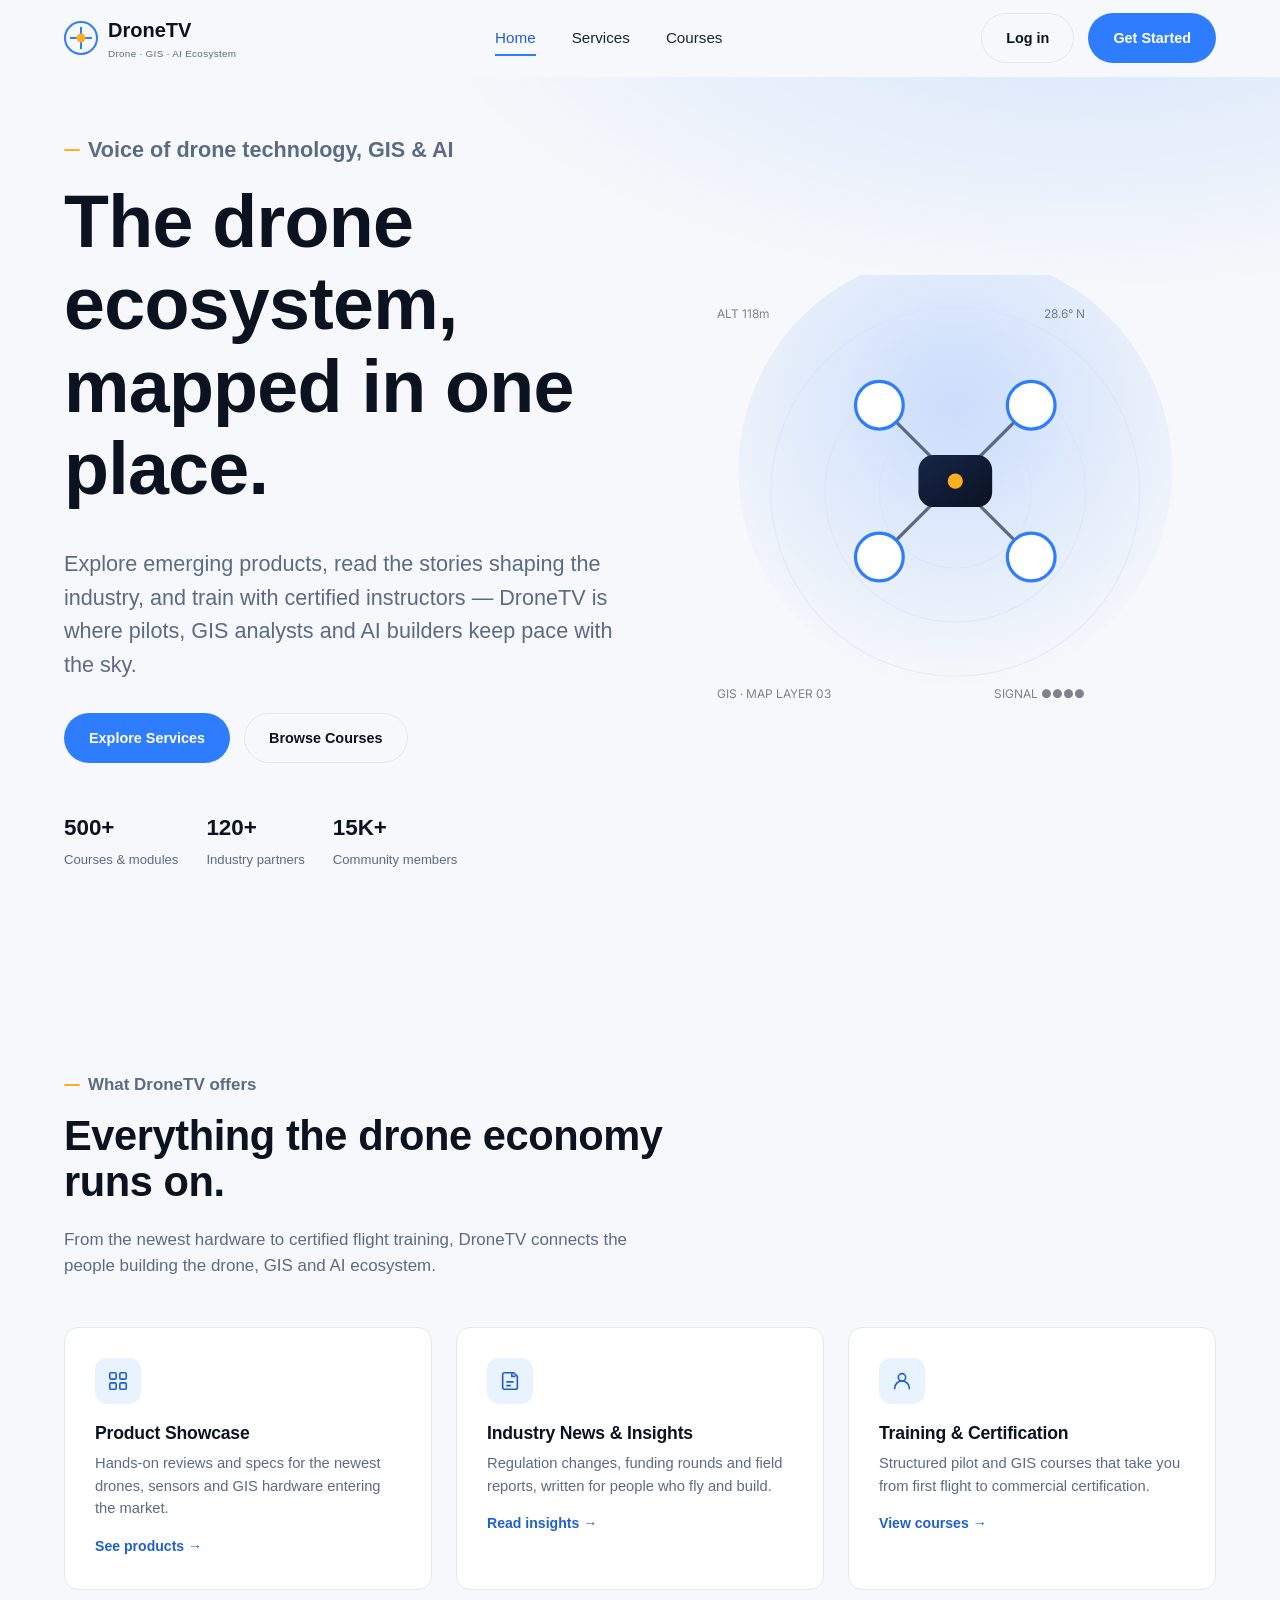
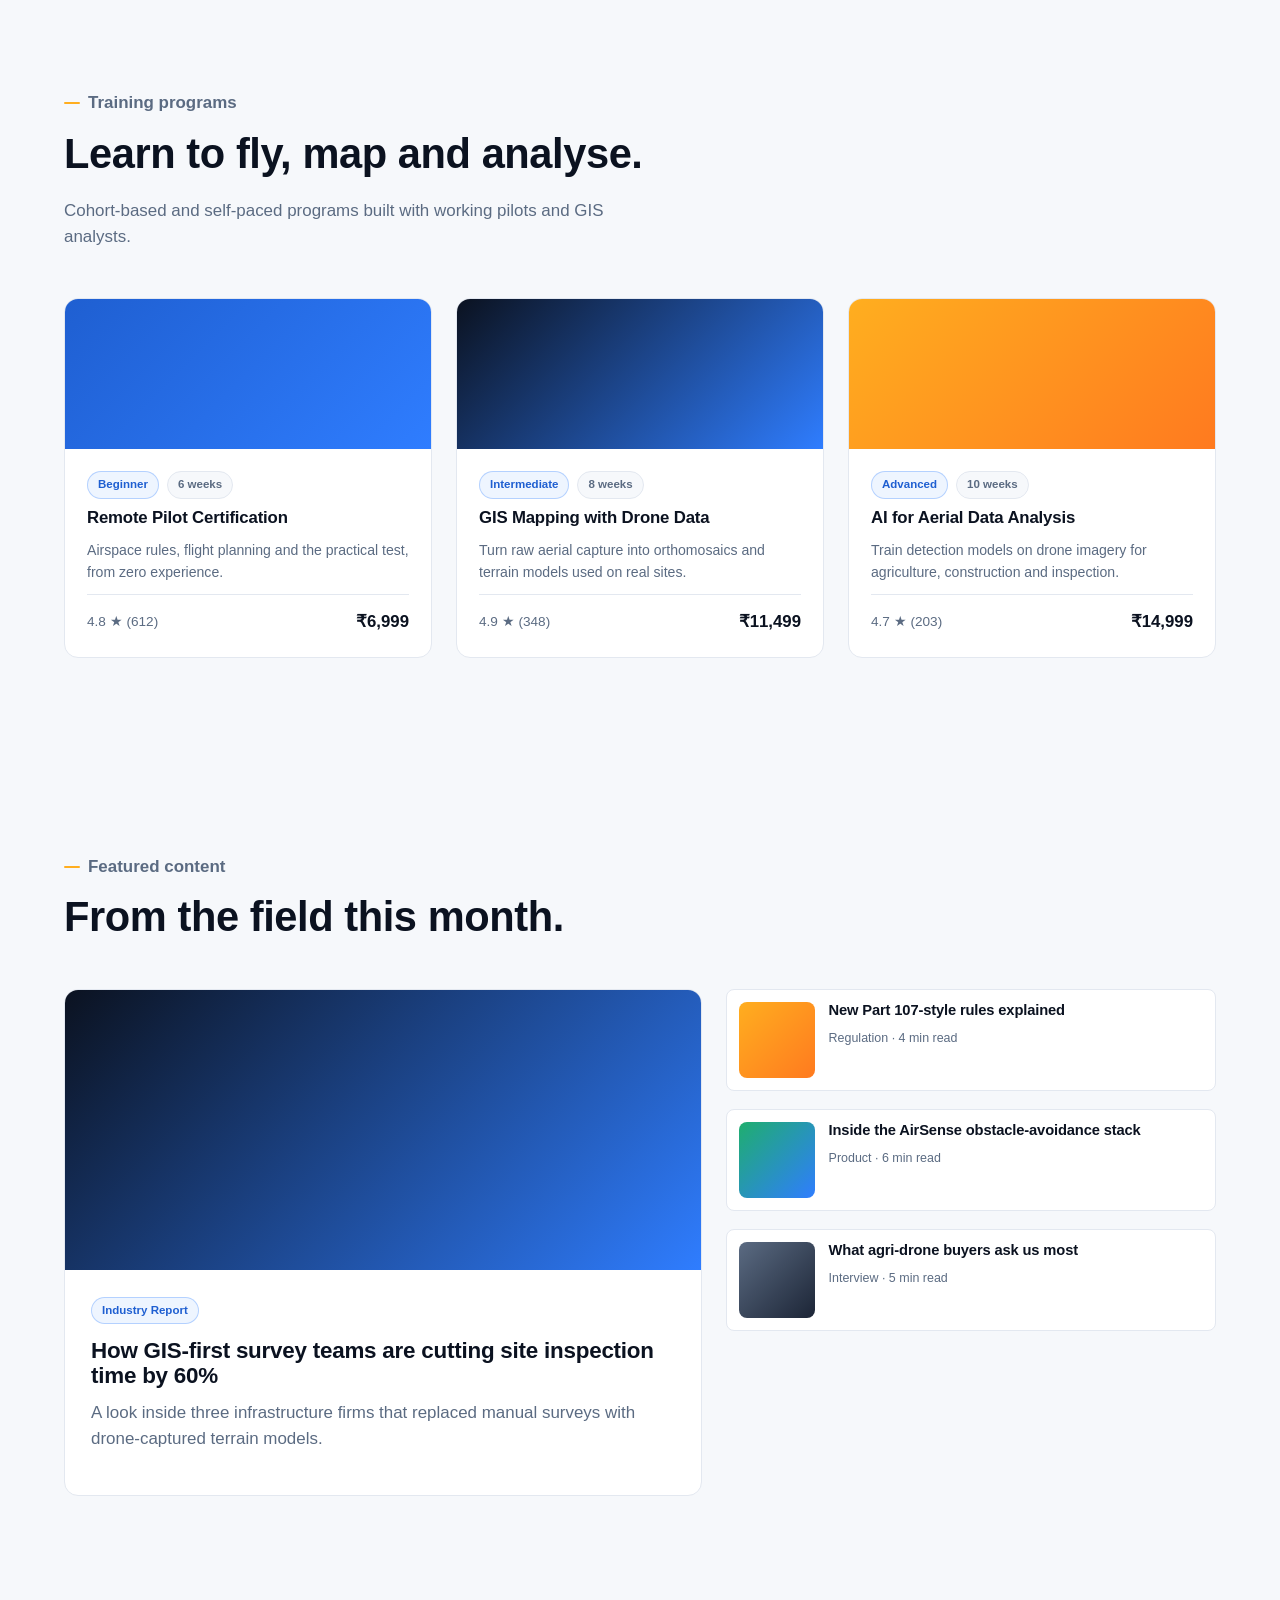
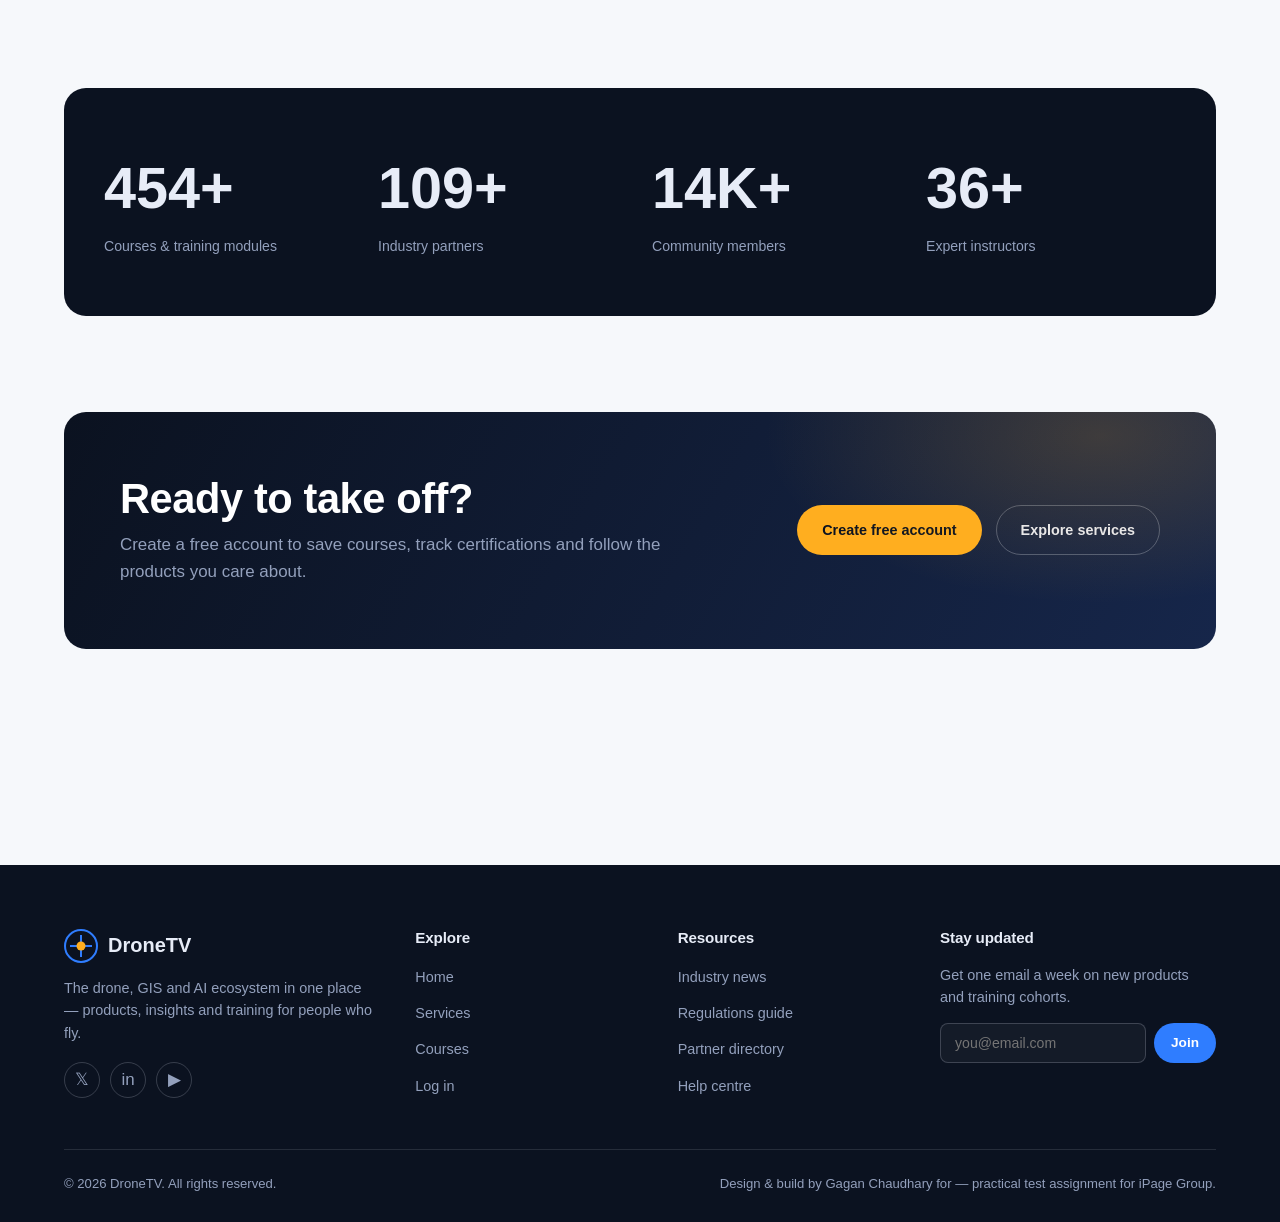
<file: index.html>
<!doctype html>
<html lang="en">
  <head>
    <meta charset="UTF-8" />
    <meta name="viewport" content="width=device-width, initial-scale=1.0" />
    <title>DroneTV — Discover the Drone Ecosystem</title>
    <meta
      name="description"
      content="DroneTV brings drone technology, GIS and AI products, industry news and hands-on training into one place."
    />
    <link rel="stylesheet" href="css/styles.css" />
  </head>
  <body>
    <header class="site-header">
      <div class="container">
        <a href="index.html" class="brand">
          <svg
            class="brand-mark"
            viewBox="0 0 34 34"
            fill="none"
            xmlns="http://www.w3.org/2000/svg"
          >
            <circle cx="17" cy="17" r="16" stroke="#2F7DFF" stroke-width="2" />
            <path
              d="M17 6L17 28M6 17L28 17"
              stroke="#2F7DFF"
              stroke-width="2"
            />
            <circle cx="17" cy="17" r="4.5" fill="#FFAE1F" />
          </svg>
          <span>DroneTV<small>Drone · GIS · AI Ecosystem</small></span>
        </a>

        <nav class="main-nav" id="main-nav">
          <a href="index.html" aria-current="page">Home</a>
          <a href="services.html">Services</a>
          <a href="courses.html">Courses</a>
        </nav>

        <div class="header-actions">
          <a href="login.html" class="btn btn-ghost">Log in</a>
          <a href="courses.html" class="btn btn-primary">Get Started</a>
          <button
            class="nav-toggle"
            aria-label="Toggle navigation menu"
            aria-expanded="false"
          >
            <span></span>
          </button>
        </div>
      </div>
    </header>

    <main>
      <!-- HERO -->
      <section class="hero" style="padding-top: 56px">
        <div class="container">
          <div class="hero-copy">
            <p class="eyebrow">Voice of drone technology, GIS &amp; AI</p>
            <h1>The drone ecosystem, mapped in one place.</h1>
            <p>
              Explore emerging products, read the stories shaping the industry,
              and train with certified instructors — DroneTV is where pilots,
              GIS analysts and AI builders keep pace with the sky.
            </p>
            <div class="hero-actions">
              <a href="services.html" class="btn btn-primary"
                >Explore Services</a
              >
              <a href="courses.html" class="btn btn-ghost">Browse Courses</a>
            </div>
            <div class="hero-meta">
              <div>
                <strong data-count-to="500" data-suffix="+">0+</strong
                ><span>Courses &amp; modules</span>
              </div>
              <div>
                <strong data-count-to="120" data-suffix="+">0+</strong
                ><span>Industry partners</span>
              </div>
              <div>
                <strong data-count-to="15" data-suffix="K+">0K+</strong
                ><span>Community members</span>
              </div>
            </div>
          </div>

          <div class="hero-visual" aria-hidden="true">
            <svg viewBox="0 0 480 420" xmlns="http://www.w3.org/2000/svg">
              <defs>
                <radialGradient id="glow" cx="50%" cy="35%" r="65%">
                  <stop offset="0%" stop-color="#2F7DFF" stop-opacity="0.22" />
                  <stop offset="100%" stop-color="#2F7DFF" stop-opacity="0" />
                </radialGradient>
                <linearGradient id="body" x1="0" y1="0" x2="1" y2="1">
                  <stop offset="0%" stop-color="#16264A" />
                  <stop offset="100%" stop-color="#0B1220" />
                </linearGradient>
              </defs>
              <circle cx="240" cy="180" r="200" fill="url(#glow)" />
              <g stroke="#D8E1F5" stroke-width="1" opacity="0.5">
                <circle cx="240" cy="200" r="70" fill="none" />
                <circle cx="240" cy="200" r="120" fill="none" />
                <circle cx="240" cy="200" r="170" fill="none" />
              </g>
              <!-- drone body -->
              <g transform="translate(240,190)">
                <line
                  x1="-70"
                  y1="-70"
                  x2="70"
                  y2="70"
                  stroke="#5B6B82"
                  stroke-width="3"
                />
                <line
                  x1="70"
                  y1="-70"
                  x2="-70"
                  y2="70"
                  stroke="#5B6B82"
                  stroke-width="3"
                />
                <circle
                  cx="-70"
                  cy="-70"
                  r="22"
                  fill="#fff"
                  stroke="#2F7DFF"
                  stroke-width="3"
                />
                <circle
                  cx="70"
                  cy="-70"
                  r="22"
                  fill="#fff"
                  stroke="#2F7DFF"
                  stroke-width="3"
                />
                <circle
                  cx="-70"
                  cy="70"
                  r="22"
                  fill="#fff"
                  stroke="#2F7DFF"
                  stroke-width="3"
                />
                <circle
                  cx="70"
                  cy="70"
                  r="22"
                  fill="#fff"
                  stroke="#2F7DFF"
                  stroke-width="3"
                />
                <rect
                  x="-34"
                  y="-24"
                  width="68"
                  height="48"
                  rx="14"
                  fill="url(#body)"
                />
                <circle cx="0" cy="0" r="7" fill="#FFAE1F" />
              </g>
              <g
                fill="#1C2536"
                font-family="Inter, sans-serif"
                font-size="11"
                opacity="0.55"
              >
                <text x="20" y="40">ALT 118m</text>
                <text x="360" y="40" text-anchor="end">28.6° N</text>
                <text x="20" y="390">GIS · MAP LAYER 03</text>
                <text x="360" y="390" text-anchor="end">SIGNAL ●●●●</text>
              </g>
            </svg>
          </div>
        </div>
      </section>

      <!-- SERVICES OVERVIEW -->
      <section id="services">
        <div class="container">
          <div class="section-head">
            <p class="eyebrow">What DroneTV offers</p>
            <h2>Everything the drone economy runs on.</h2>
            <p>
              From the newest hardware to certified flight training, DroneTV
              connects the people building the drone, GIS and AI ecosystem.
            </p>
          </div>

          <div class="card-grid">
            <div class="card">
              <div class="card-icon">
                <svg
                  width="22"
                  height="22"
                  viewBox="0 0 24 24"
                  fill="none"
                  stroke="currentColor"
                  stroke-width="1.8"
                >
                  <rect x="3" y="3" width="7" height="7" rx="1.5" />
                  <rect x="14" y="3" width="7" height="7" rx="1.5" />
                  <rect x="3" y="14" width="7" height="7" rx="1.5" />
                  <rect x="14" y="14" width="7" height="7" rx="1.5" />
                </svg>
              </div>
              <h3>Product Showcase</h3>
              <p>
                Hands-on reviews and specs for the newest drones, sensors and
                GIS hardware entering the market.
              </p>
              <a class="card-link" href="services.html">See products →</a>
            </div>
            <div class="card">
              <div class="card-icon">
                <svg
                  width="22"
                  height="22"
                  viewBox="0 0 24 24"
                  fill="none"
                  stroke="currentColor"
                  stroke-width="1.8"
                >
                  <path
                    d="M4 19V5a2 2 0 0 1 2-2h10l4 4v12a2 2 0 0 1-2 2H6a2 2 0 0 1-2-2Z"
                  />
                  <path d="M14 3v4h4" />
                  <path d="M8 13h8M8 17h5" />
                </svg>
              </div>
              <h3>Industry News &amp; Insights</h3>
              <p>
                Regulation changes, funding rounds and field reports, written
                for people who fly and build.
              </p>
              <a class="card-link" href="services.html">Read insights →</a>
            </div>
            <div class="card">
              <div class="card-icon">
                <svg
                  width="22"
                  height="22"
                  viewBox="0 0 24 24"
                  fill="none"
                  stroke="currentColor"
                  stroke-width="1.8"
                >
                  <circle cx="12" cy="8" r="4" />
                  <path d="M4 21v-1a8 8 0 0 1 16 0v1" />
                </svg>
              </div>
              <h3>Training &amp; Certification</h3>
              <p>
                Structured pilot and GIS courses that take you from first flight
                to commercial certification.
              </p>
              <a class="card-link" href="courses.html">View courses →</a>
            </div>
          </div>
        </div>
      </section>

      <!-- COURSES STRIP -->
      <section id="courses" style="padding-top: 0">
        <div class="container">
          <div class="section-head">
            <p class="eyebrow">Training programs</p>
            <h2>Learn to fly, map and analyse.</h2>
            <p>
              Cohort-based and self-paced programs built with working pilots and
              GIS analysts.
            </p>
          </div>

          <div class="card-grid">
            <article class="course-card">
              <div class="course-thumb thumb-1"></div>
              <div class="course-body">
                <div class="tag-row">
                  <span class="tag tag-level">Beginner</span
                  ><span class="tag">6 weeks</span>
                </div>
                <h3>Remote Pilot Certification</h3>
                <p>
                  Airspace rules, flight planning and the practical test, from
                  zero experience.
                </p>
                <div class="course-meta">
                  <span>4.8 ★ (612)</span
                  ><span class="course-price">₹6,999</span>
                </div>
              </div>
            </article>
            <article class="course-card">
              <div class="course-thumb thumb-2"></div>
              <div class="course-body">
                <div class="tag-row">
                  <span class="tag tag-level">Intermediate</span
                  ><span class="tag">8 weeks</span>
                </div>
                <h3>GIS Mapping with Drone Data</h3>
                <p>
                  Turn raw aerial capture into orthomosaics and terrain models
                  used on real sites.
                </p>
                <div class="course-meta">
                  <span>4.9 ★ (348)</span
                  ><span class="course-price">₹11,499</span>
                </div>
              </div>
            </article>
            <article class="course-card">
              <div class="course-thumb thumb-3"></div>
              <div class="course-body">
                <div class="tag-row">
                  <span class="tag tag-level">Advanced</span
                  ><span class="tag">10 weeks</span>
                </div>
                <h3>AI for Aerial Data Analysis</h3>
                <p>
                  Train detection models on drone imagery for agriculture,
                  construction and inspection.
                </p>
                <div class="course-meta">
                  <span>4.7 ★ (203)</span
                  ><span class="course-price">₹14,999</span>
                </div>
              </div>
            </article>
          </div>
        </div>
      </section>

      <!-- FEATURED CONTENT -->
      <section>
        <div class="container">
          <div class="section-head">
            <p class="eyebrow">Featured content</p>
            <h2>From the field this month.</h2>
          </div>

          <div class="feature-grid">
            <article class="feature-main">
              <div class="feature-main-thumb thumb-2"></div>
              <div class="feature-main-body">
                <span
                  class="tag tag-level"
                  style="margin-bottom: 14px; display: inline-block"
                  >Industry Report</span
                >
                <h3 style="font-size: 1.4rem">
                  How GIS-first survey teams are cutting site inspection time by
                  60%
                </h3>
                <p style="color: var(--slate-soft)">
                  A look inside three infrastructure firms that replaced manual
                  surveys with drone-captured terrain models.
                </p>
              </div>
            </article>
            <div class="feature-side">
              <div class="feature-side-item">
                <div class="feature-side-thumb thumb-3"></div>
                <div>
                  <h4>New Part 107-style rules explained</h4>
                  <span>Regulation · 4 min read</span>
                </div>
              </div>
              <div class="feature-side-item">
                <div class="feature-side-thumb thumb-4"></div>
                <div>
                  <h4>Inside the AirSense obstacle-avoidance stack</h4>
                  <span>Product · 6 min read</span>
                </div>
              </div>
              <div class="feature-side-item">
                <div class="feature-side-thumb thumb-5"></div>
                <div>
                  <h4>What agri-drone buyers ask us most</h4>
                  <span>Interview · 5 min read</span>
                </div>
              </div>
            </div>
          </div>
        </div>
      </section>

      <!-- STATS -->
      <section>
        <div class="container">
          <div class="stats-band">
            <div class="stats-grid">
              <div class="stat">
                <strong data-count-to="500" data-suffix="+">0+</strong
                ><span>Courses &amp; training modules</span>
              </div>
              <div class="stat">
                <strong data-count-to="120" data-suffix="+">0+</strong
                ><span>Industry partners</span>
              </div>
              <div class="stat">
                <strong data-count-to="15" data-suffix="K+">0K+</strong
                ><span>Community members</span>
              </div>
              <div class="stat">
                <strong data-count-to="40" data-suffix="+">0+</strong
                ><span>Expert instructors</span>
              </div>
            </div>
          </div>
        </div>
      </section>

      <!-- FINAL CTA -->
      <section style="padding-top: 0">
        <div class="container">
          <div class="cta-banner">
            <div>
              <h2>Ready to take off?</h2>
              <p>
                Create a free account to save courses, track certifications and
                follow the products you care about.
              </p>
            </div>
            <div class="cta-actions">
              <a href="login.html" class="btn btn-signal"
                >Create free account</a
              >
              <a href="services.html" class="btn btn-on-ink"
                >Explore services</a
              >
            </div>
          </div>
        </div>
      </section>
    </main>

    <footer class="site-footer">
      <div class="container">
        <div class="footer-grid">
          <div>
            <a href="index.html" class="brand">
              <svg
                class="brand-mark"
                viewBox="0 0 34 34"
                fill="none"
                xmlns="http://www.w3.org/2000/svg"
              >
                <circle
                  cx="17"
                  cy="17"
                  r="16"
                  stroke="#2F7DFF"
                  stroke-width="2"
                />
                <path
                  d="M17 6L17 28M6 17L28 17"
                  stroke="#2F7DFF"
                  stroke-width="2"
                />
                <circle cx="17" cy="17" r="4.5" fill="#FFAE1F" />
              </svg>
              <span>DroneTV</span>
            </a>
            <p>
              The drone, GIS and AI ecosystem in one place — products, insights
              and training for people who fly.
            </p>
            <div class="social-row">
              <a href="#" aria-label="DroneTV on Twitter">𝕏</a>
              <a href="#" aria-label="DroneTV on LinkedIn">in</a>
              <a href="#" aria-label="DroneTV on YouTube">▶</a>
            </div>
          </div>
          <div>
            <h4>Explore</h4>
            <ul class="footer-links">
              <li><a href="index.html">Home</a></li>
              <li><a href="services.html">Services</a></li>
              <li><a href="courses.html">Courses</a></li>
              <li><a href="login.html">Log in</a></li>
            </ul>
          </div>
          <div>
            <h4>Resources</h4>
            <ul class="footer-links">
              <li><a href="#">Industry news</a></li>
              <li><a href="#">Regulations guide</a></li>
              <li><a href="#">Partner directory</a></li>
              <li><a href="#">Help centre</a></li>
            </ul>
          </div>
          <div>
            <h4>Stay updated</h4>
            <p>Get one email a week on new products and training cohorts.</p>
            <form
              onsubmit="return false;"
              style="display: flex; gap: 8px; margin-top: 12px"
            >
              <input
                type="email"
                placeholder="you@email.com"
                aria-label="Email address"
                style="
                  flex: 1;
                  padding: 11px 14px;
                  border-radius: 8px;
                  border: 1px solid rgba(231, 236, 247, 0.2);
                  background: rgba(255, 255, 255, 0.04);
                  color: #fff;
                  font-size: 0.88rem;
                "
              />
              <button class="btn btn-primary btn-sm" type="submit">Join</button>
            </form>
          </div>
        </div>
        <div class="footer-bottom">
          <span>© 2026 DroneTV. All rights reserved.</span>
          <span
            >Design &amp; build by Gagan Chaudhary for — practical test
            assignment for iPage Group.</span
          >
        </div>
      </div>
    </footer>

    <script src="js/main.js"></script>
  </body>
</html>
</file>
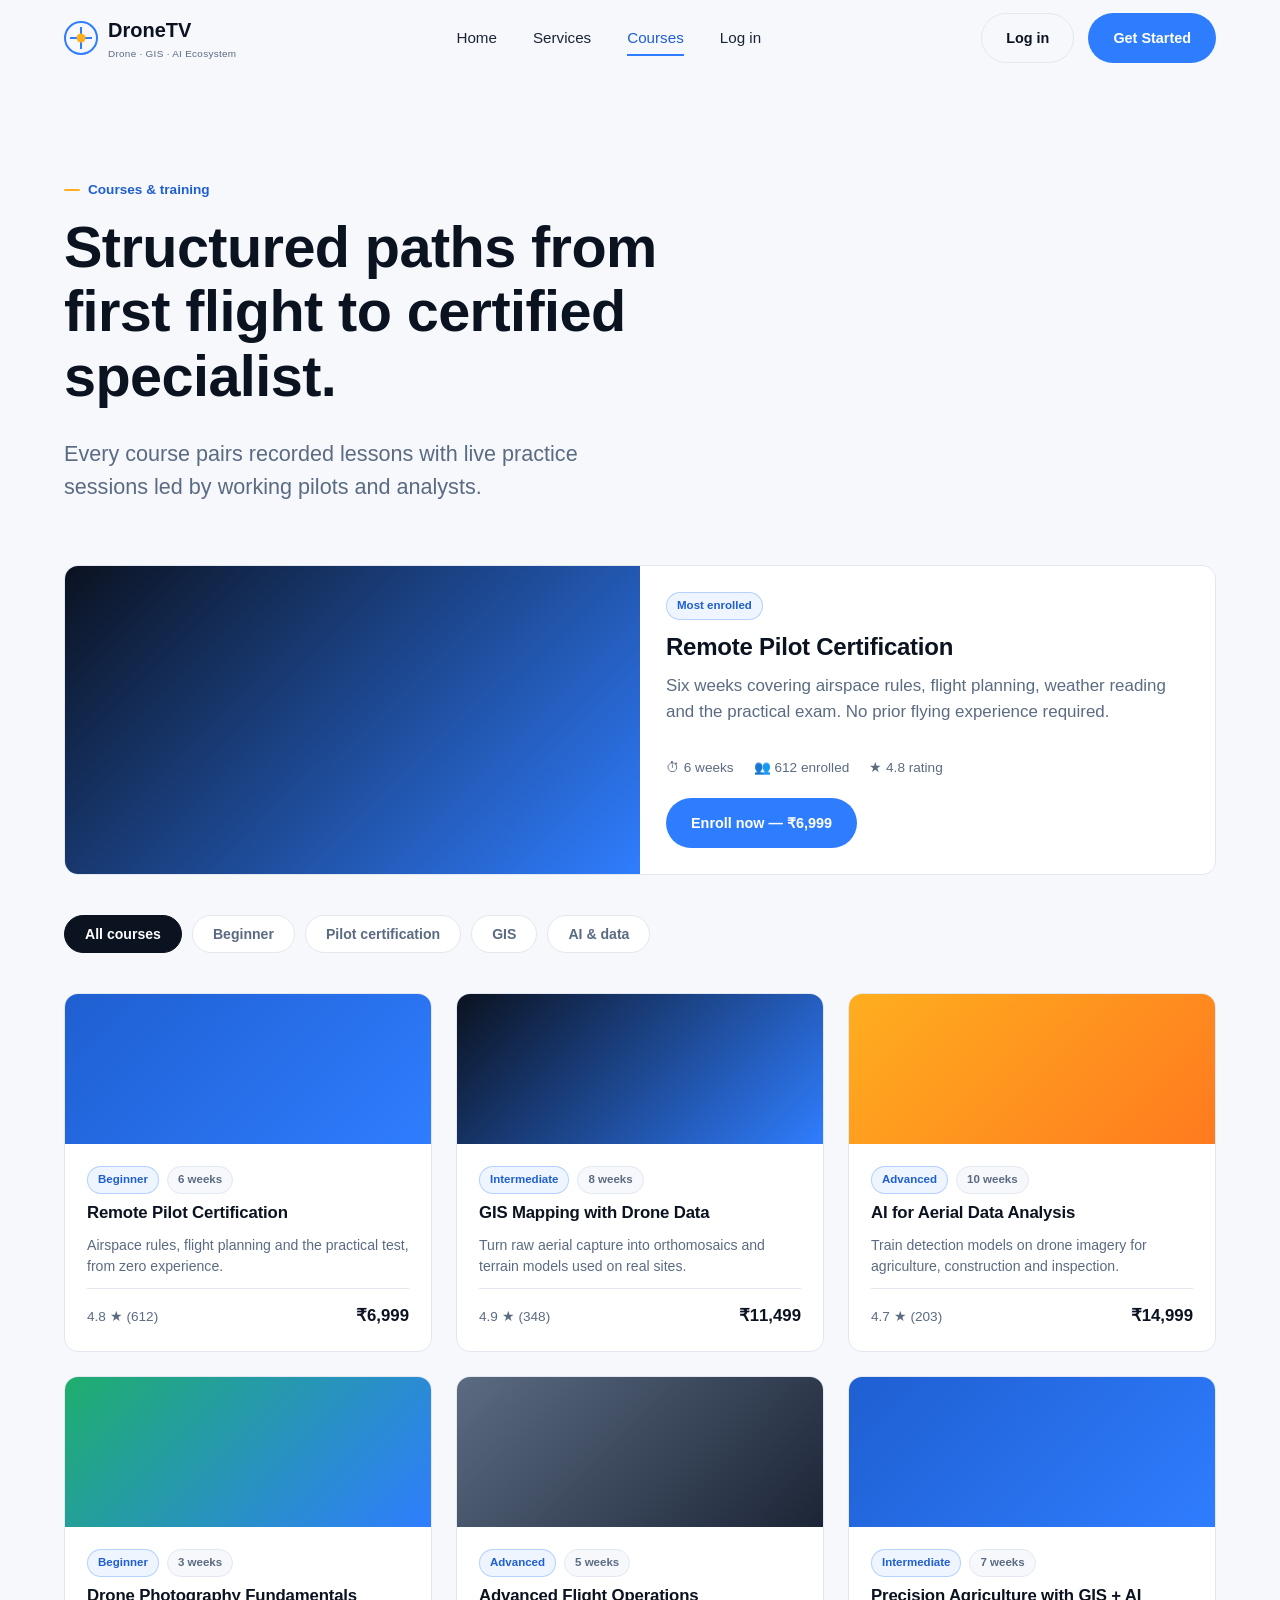
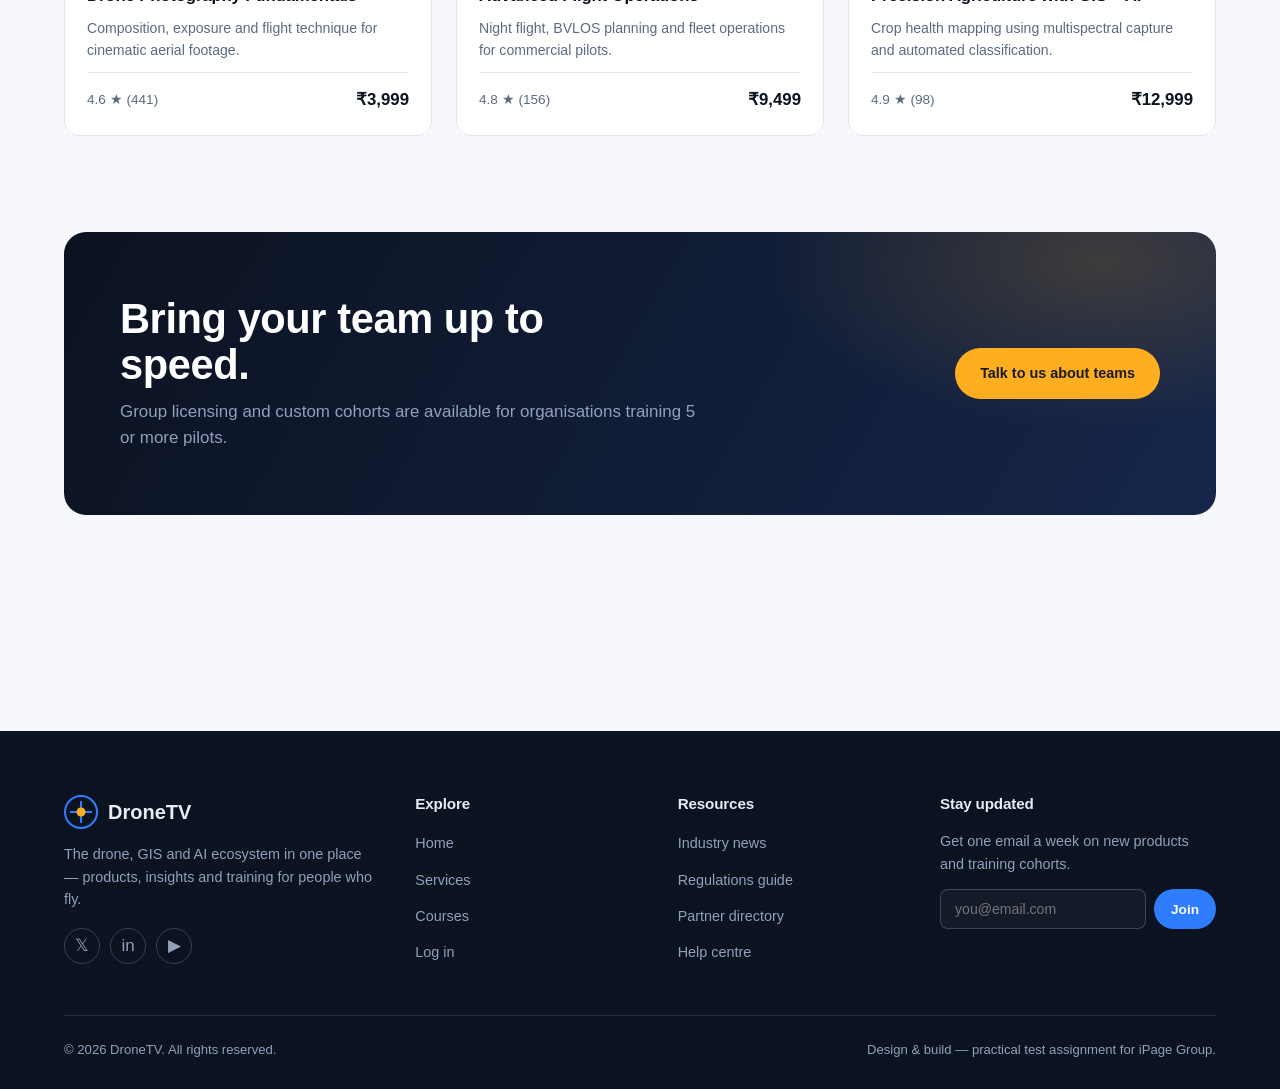
<file: courses.html>
<!doctype html>
<html lang="en">
<head>
<meta charset="UTF-8">
<meta name="viewport" content="width=device-width, initial-scale=1.0">
<title>Courses — DroneTV</title>
<meta name="description" content="Pilot certification, GIS mapping and AI training courses from DroneTV.">
<link rel="stylesheet" href="css/styles.css">
</head>
<body>

<header class="site-header">
  <div class="container">
    <a href="index.html" class="brand">
      <svg class="brand-mark" viewBox="0 0 34 34" fill="none" xmlns="http://www.w3.org/2000/svg">
        <circle cx="17" cy="17" r="16" stroke="#2F7DFF" stroke-width="2"/>
        <path d="M17 6L17 28M6 17L28 17" stroke="#2F7DFF" stroke-width="2"/>
        <circle cx="17" cy="17" r="4.5" fill="#FFAE1F"/>
      </svg>
      <span>DroneTV<small>Drone · GIS · AI Ecosystem</small></span>
    </a>
    <nav class="main-nav" id="main-nav">
      <a href="index.html">Home</a>
      <a href="services.html">Services</a>
      <a href="courses.html" aria-current="page">Courses</a>
      <a href="login.html">Log in</a>
    </nav>
    <div class="header-actions">
      <a href="login.html" class="btn btn-ghost">Log in</a>
      <a href="courses.html" class="btn btn-primary">Get Started</a>
      <button class="nav-toggle" aria-label="Toggle navigation menu" aria-expanded="false"><span></span></button>
    </div>
  </div>
</header>

<main>
  <section style="padding-bottom:40px;">
    <div class="container">
      <p class="eyebrow">Courses &amp; training</p>
      <h1 style="font-size:var(--step-4); max-width:680px;">Structured paths from first flight to certified specialist.</h1>
      <p style="font-size:var(--step-1); color:var(--slate-soft); max-width:560px;">Every course pairs recorded lessons with live practice sessions led by working pilots and analysts.</p>
    </div>
  </section>

  <!-- FEATURED COURSE -->
  <section style="padding-top:0; padding-bottom:40px;">
    <div class="container">
      <div class="feature-main" style="display:grid; grid-template-columns:1fr 1fr; overflow:hidden;">
        <div class="thumb-2" style="min-height:220px;"></div>
        <div class="feature-main-body" style="display:flex; flex-direction:column; justify-content:center;">
          <span class="tag tag-level" style="margin-bottom:14px; display:inline-block; width:fit-content;">Most enrolled</span>
          <h3 style="font-size:1.5rem;">Remote Pilot Certification</h3>
          <p style="color:var(--slate-soft);">Six weeks covering airspace rules, flight planning, weather reading and the practical exam. No prior flying experience required.</p>
          <div style="display:flex; gap:20px; margin:14px 0 20px; font-size:0.85rem; color:var(--slate-soft);">
            <span>⏱ 6 weeks</span><span>👥 612 enrolled</span><span>★ 4.8 rating</span>
          </div>
          <a href="login.html" class="btn btn-primary" style="width:fit-content;">Enroll now — ₹6,999</a>
        </div>
      </div>
    </div>
  </section>

  <!-- COURSE GRID -->
  <section style="padding-top:0;">
    <div class="container">

      <div class="tab-row" data-tab-group="courses" role="tablist" aria-label="Filter courses">
        <button class="tab-btn active" data-filter="all">All courses</button>
        <button class="tab-btn" data-filter="beginner">Beginner</button>
        <button class="tab-btn" data-filter="pilot">Pilot certification</button>
        <button class="tab-btn" data-filter="gis">GIS</button>
        <button class="tab-btn" data-filter="ai">AI &amp; data</button>
      </div>

      <div class="card-grid">

        <article class="course-card" data-tab-content="courses" data-category="beginner pilot">
          <div class="course-thumb thumb-1"></div>
          <div class="course-body">
            <div class="tag-row"><span class="tag tag-level">Beginner</span><span class="tag">6 weeks</span></div>
            <h3>Remote Pilot Certification</h3>
            <p>Airspace rules, flight planning and the practical test, from zero experience.</p>
            <div class="course-meta"><span>4.8 ★ (612)</span><span class="course-price">₹6,999</span></div>
          </div>
        </article>

        <article class="course-card" data-tab-content="courses" data-category="gis">
          <div class="course-thumb thumb-2"></div>
          <div class="course-body">
            <div class="tag-row"><span class="tag tag-level">Intermediate</span><span class="tag">8 weeks</span></div>
            <h3>GIS Mapping with Drone Data</h3>
            <p>Turn raw aerial capture into orthomosaics and terrain models used on real sites.</p>
            <div class="course-meta"><span>4.9 ★ (348)</span><span class="course-price">₹11,499</span></div>
          </div>
        </article>

        <article class="course-card" data-tab-content="courses" data-category="ai">
          <div class="course-thumb thumb-3"></div>
          <div class="course-body">
            <div class="tag-row"><span class="tag tag-level">Advanced</span><span class="tag">10 weeks</span></div>
            <h3>AI for Aerial Data Analysis</h3>
            <p>Train detection models on drone imagery for agriculture, construction and inspection.</p>
            <div class="course-meta"><span>4.7 ★ (203)</span><span class="course-price">₹14,999</span></div>
          </div>
        </article>

        <article class="course-card" data-tab-content="courses" data-category="beginner">
          <div class="course-thumb thumb-4"></div>
          <div class="course-body">
            <div class="tag-row"><span class="tag tag-level">Beginner</span><span class="tag">3 weeks</span></div>
            <h3>Drone Photography Fundamentals</h3>
            <p>Composition, exposure and flight technique for cinematic aerial footage.</p>
            <div class="course-meta"><span>4.6 ★ (441)</span><span class="course-price">₹3,999</span></div>
          </div>
        </article>

        <article class="course-card" data-tab-content="courses" data-category="pilot">
          <div class="course-thumb thumb-5"></div>
          <div class="course-body">
            <div class="tag-row"><span class="tag tag-level">Advanced</span><span class="tag">5 weeks</span></div>
            <h3>Advanced Flight Operations</h3>
            <p>Night flight, BVLOS planning and fleet operations for commercial pilots.</p>
            <div class="course-meta"><span>4.8 ★ (156)</span><span class="course-price">₹9,499</span></div>
          </div>
        </article>

        <article class="course-card" data-tab-content="courses" data-category="gis ai">
          <div class="course-thumb thumb-1"></div>
          <div class="course-body">
            <div class="tag-row"><span class="tag tag-level">Intermediate</span><span class="tag">7 weeks</span></div>
            <h3>Precision Agriculture with GIS + AI</h3>
            <p>Crop health mapping using multispectral capture and automated classification.</p>
            <div class="course-meta"><span>4.9 ★ (98)</span><span class="course-price">₹12,999</span></div>
          </div>
        </article>

      </div>
    </div>
  </section>

  <section style="padding-top:0;">
    <div class="container">
      <div class="cta-banner">
        <div>
          <h2>Bring your team up to speed.</h2>
          <p>Group licensing and custom cohorts are available for organisations training 5 or more pilots.</p>
        </div>
        <div class="cta-actions">
          <a href="#" class="btn btn-signal">Talk to us about teams</a>
        </div>
      </div>
    </div>
  </section>
</main>

<footer class="site-footer">
  <div class="container">
    <div class="footer-grid">
      <div>
        <a href="index.html" class="brand">
          <svg class="brand-mark" viewBox="0 0 34 34" fill="none" xmlns="http://www.w3.org/2000/svg">
            <circle cx="17" cy="17" r="16" stroke="#2F7DFF" stroke-width="2"/>
            <path d="M17 6L17 28M6 17L28 17" stroke="#2F7DFF" stroke-width="2"/>
            <circle cx="17" cy="17" r="4.5" fill="#FFAE1F"/>
          </svg>
          <span>DroneTV</span>
        </a>
        <p>The drone, GIS and AI ecosystem in one place — products, insights and training for people who fly.</p>
        <div class="social-row">
          <a href="#" aria-label="DroneTV on Twitter">𝕏</a>
          <a href="#" aria-label="DroneTV on LinkedIn">in</a>
          <a href="#" aria-label="DroneTV on YouTube">▶</a>
        </div>
      </div>
      <div>
        <h4>Explore</h4>
        <ul class="footer-links">
          <li><a href="index.html">Home</a></li>
          <li><a href="services.html">Services</a></li>
          <li><a href="courses.html">Courses</a></li>
          <li><a href="login.html">Log in</a></li>
        </ul>
      </div>
      <div>
        <h4>Resources</h4>
        <ul class="footer-links">
          <li><a href="#">Industry news</a></li>
          <li><a href="#">Regulations guide</a></li>
          <li><a href="#">Partner directory</a></li>
          <li><a href="#">Help centre</a></li>
        </ul>
      </div>
      <div>
        <h4>Stay updated</h4>
        <p>Get one email a week on new products and training cohorts.</p>
        <form onsubmit="return false;" style="display:flex; gap:8px; margin-top:12px;">
          <input type="email" placeholder="you@email.com" aria-label="Email address" style="flex:1; padding:11px 14px; border-radius:8px; border:1px solid rgba(231,236,247,0.2); background:rgba(255,255,255,0.04); color:#fff; font-size:0.88rem;">
          <button class="btn btn-primary btn-sm" type="submit">Join</button>
        </form>
      </div>
    </div>
    <div class="footer-bottom">
      <span>© 2026 DroneTV. All rights reserved.</span>
      <span>Design &amp; build — practical test assignment for iPage Group.</span>
    </div>
  </div>
</footer>

<script src="js/main.js"></script>
</body>
</html>
</file>
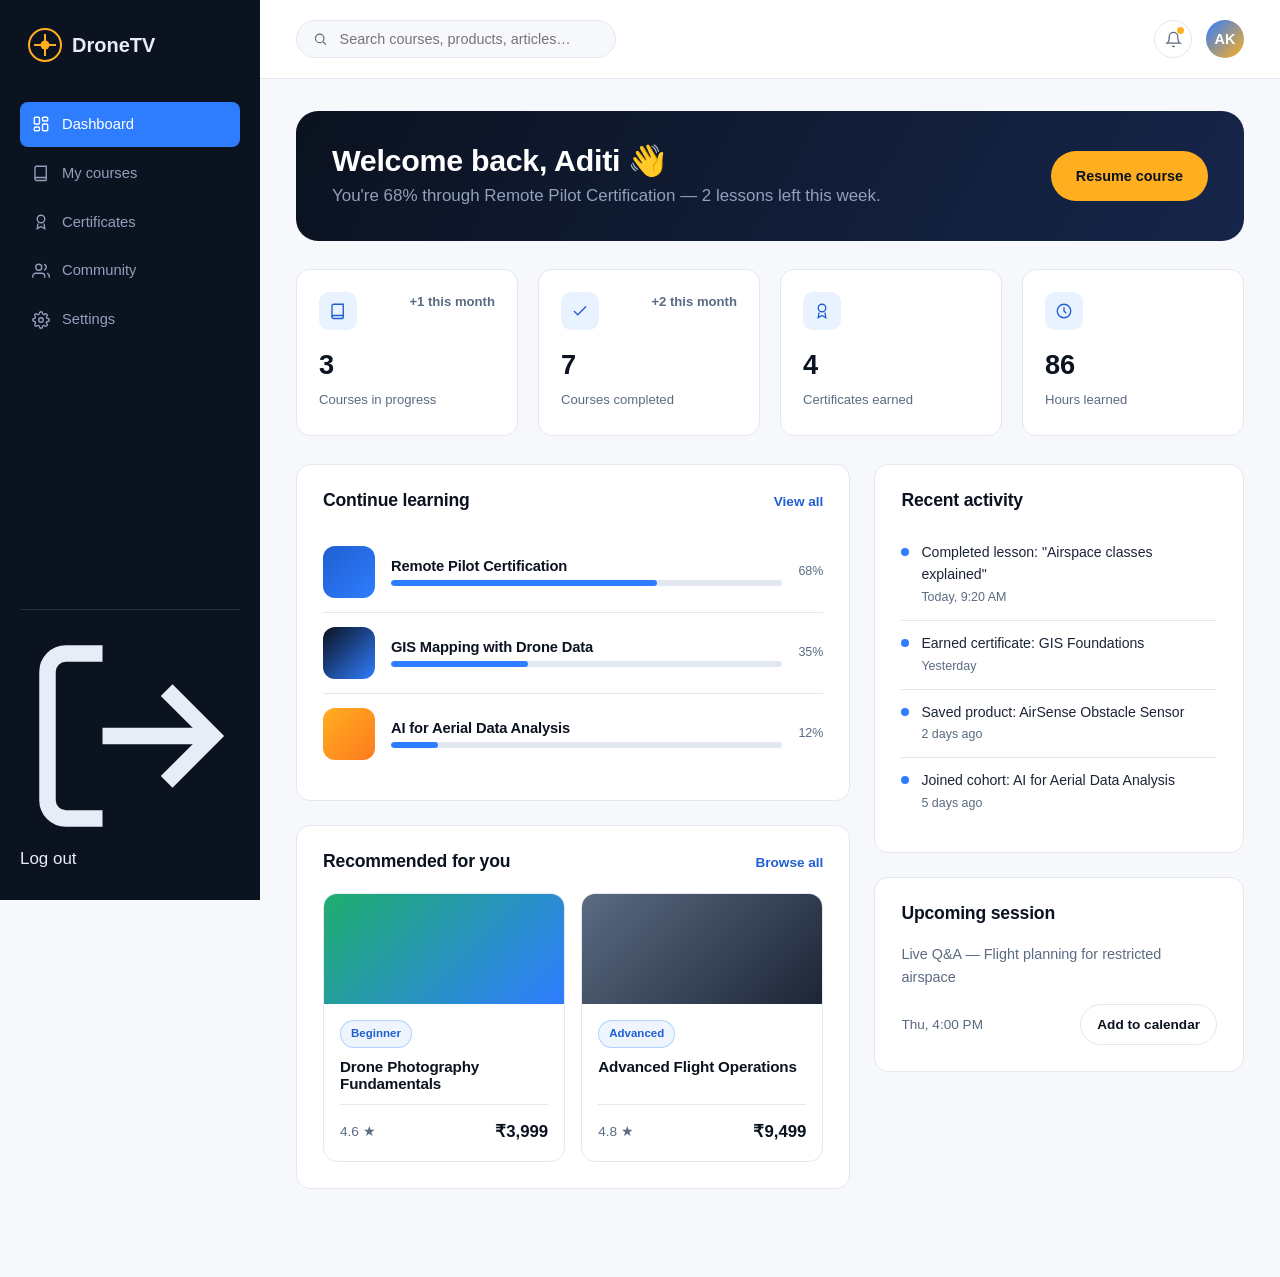
<file: dashboard.html>
<!doctype html>
<html lang="en">
<head>
<meta charset="UTF-8">
<meta name="viewport" content="width=device-width, initial-scale=1.0">
<title>Dashboard — DroneTV</title>
<meta name="description" content="Your DroneTV dashboard — enrolled courses, certifications and recommendations.">
<link rel="stylesheet" href="css/styles.css">
</head>
<body>

<div class="dash-shell">

  <aside class="dash-sidebar">
    <a href="index.html" class="brand">
      <svg class="brand-mark" viewBox="0 0 34 34" fill="none" xmlns="http://www.w3.org/2000/svg">
        <circle cx="17" cy="17" r="16" stroke="#FFAE1F" stroke-width="2"/>
        <path d="M17 6L17 28M6 17L28 17" stroke="#FFAE1F" stroke-width="2"/>
        <circle cx="17" cy="17" r="4.5" fill="#FFAE1F"/>
      </svg>
      <span>DroneTV</span>
    </a>

    <nav class="dash-nav">
      <a href="dashboard.html" class="active">
        <svg viewBox="0 0 24 24" fill="none" stroke="currentColor" stroke-width="1.8"><rect x="3" y="3" width="7" height="9" rx="1.5"/><rect x="14" y="3" width="7" height="5" rx="1.5"/><rect x="14" y="12" width="7" height="9" rx="1.5"/><rect x="3" y="16" width="7" height="5" rx="1.5"/></svg>
        <span class="label-text">Dashboard</span>
      </a>
      <a href="#">
        <svg viewBox="0 0 24 24" fill="none" stroke="currentColor" stroke-width="1.8"><path d="M4 19.5V5a2 2 0 0 1 2-2h13v16"/><path d="M6 22a2 2 0 0 1-2-2V19a1 1 0 0 1 1-1h14v3a1 1 0 0 1-1 1H6Z"/></svg>
        <span class="label-text">My courses</span>
      </a>
      <a href="#">
        <svg viewBox="0 0 24 24" fill="none" stroke="currentColor" stroke-width="1.8"><circle cx="12" cy="8" r="5"/><path d="M8 14l-1 7 5-3 5 3-1-7"/></svg>
        <span class="label-text">Certificates</span>
      </a>
      <a href="#">
        <svg viewBox="0 0 24 24" fill="none" stroke="currentColor" stroke-width="1.8"><path d="M17 21v-2a4 4 0 0 0-4-4H5a4 4 0 0 0-4 4v2"/><circle cx="9" cy="7" r="4"/><path d="M23 21v-2a4 4 0 0 0-3-3.87"/><path d="M16 3.13a4 4 0 0 1 0 7.75"/></svg>
        <span class="label-text">Community</span>
      </a>
      <a href="#">
        <svg viewBox="0 0 24 24" fill="none" stroke="currentColor" stroke-width="1.8"><circle cx="12" cy="12" r="3"/><path d="M19.4 15a1.7 1.7 0 0 0 .34 1.87l.06.06a2 2 0 1 1-2.83 2.83l-.06-.06a1.7 1.7 0 0 0-1.87-.34 1.7 1.7 0 0 0-1 1.55V21a2 2 0 0 1-4 0v-.09A1.7 1.7 0 0 0 9 19.4a1.7 1.7 0 0 0-1.87.34l-.06.06a2 2 0 1 1-2.83-2.83l.06-.06A1.7 1.7 0 0 0 4.6 15a1.7 1.7 0 0 0-1.55-1H3a2 2 0 0 1 0-4h.09A1.7 1.7 0 0 0 4.6 9a1.7 1.7 0 0 0-.34-1.87l-.06-.06a2 2 0 1 1 2.83-2.83l.06.06A1.7 1.7 0 0 0 9 4.6a1.7 1.7 0 0 0 1-1.55V3a2 2 0 0 1 4 0v.09a1.7 1.7 0 0 0 1 1.55 1.7 1.7 0 0 0 1.87-.34l.06-.06a2 2 0 1 1 2.83 2.83l-.06.06A1.7 1.7 0 0 0 19.4 9a1.7 1.7 0 0 0 1.55 1H21a2 2 0 0 1 0 4h-.09a1.7 1.7 0 0 0-1.55 1Z"/></svg>
        <span class="label-text">Settings</span>
      </a>
    </nav>

    <div class="dash-sidebar-foot">
      <a href="index.html">
        <svg viewBox="0 0 24 24" fill="none" stroke="currentColor" stroke-width="1.8"><path d="M9 21H5a2 2 0 0 1-2-2V5a2 2 0 0 1 2-2h4"/><path d="M16 17l5-5-5-5"/><path d="M21 12H9"/></svg>
        <span class="label-text">Log out</span>
      </a>
    </div>
  </aside>

  <div class="dash-main">
    <header class="dash-topbar">
      <div style="display:flex; align-items:center; gap:14px;">
        <button class="icon-btn dash-menu-toggle" style="display:none;" aria-label="Toggle menu" aria-expanded="false">
          <svg width="18" height="18" viewBox="0 0 24 24" fill="none" stroke="currentColor" stroke-width="2"><path d="M3 6h18M3 12h18M3 18h18"/></svg>
        </button>
        <div class="dash-search">
          <svg width="16" height="16" viewBox="0 0 24 24" fill="none" stroke="currentColor" stroke-width="2"><circle cx="11" cy="11" r="7"/><path d="M21 21l-4.3-4.3"/></svg>
          <input type="text" placeholder="Search courses, products, articles…">
        </div>
      </div>
      <div class="dash-user">
        <button class="icon-btn" aria-label="Notifications">
          <svg width="17" height="17" viewBox="0 0 24 24" fill="none" stroke="currentColor" stroke-width="1.8"><path d="M18 8a6 6 0 0 0-12 0c0 7-3 9-3 9h18s-3-2-3-9"/><path d="M13.7 21a2 2 0 0 1-3.4 0"/></svg>
          <span class="dot-badge"></span>
        </button>
        <div class="avatar">AK</div>
      </div>
    </header>

    <div class="dash-content">

      <div class="welcome-band">
        <div>
          <h1>Welcome back, Aditi 👋</h1>
          <p>You're 68% through Remote Pilot Certification — 2 lessons left this week.</p>
        </div>
        <a href="#" class="btn btn-signal">Resume course</a>
      </div>

      <div class="kpi-grid">
        <div class="kpi-card">
          <div class="kpi-top">
            <div class="kpi-icon"><svg width="18" height="18" viewBox="0 0 24 24" fill="none" stroke="currentColor" stroke-width="1.8"><path d="M4 19.5V5a2 2 0 0 1 2-2h13v16"/><path d="M6 22a2 2 0 0 1-2-2V19a1 1 0 0 1 1-1h14v3a1 1 0 0 1-1 1H6Z"/></svg></div>
            <span class="kpi-delta">+1 this month</span>
          </div>
          <strong>3</strong>
          <span>Courses in progress</span>
        </div>
        <div class="kpi-card">
          <div class="kpi-top">
            <div class="kpi-icon"><svg width="18" height="18" viewBox="0 0 24 24" fill="none" stroke="currentColor" stroke-width="1.8"><path d="M20 6 9 17l-5-5"/></svg></div>
            <span class="kpi-delta">+2 this month</span>
          </div>
          <strong>7</strong>
          <span>Courses completed</span>
        </div>
        <div class="kpi-card">
          <div class="kpi-top">
            <div class="kpi-icon"><svg width="18" height="18" viewBox="0 0 24 24" fill="none" stroke="currentColor" stroke-width="1.8"><circle cx="12" cy="8" r="5"/><path d="M8 14l-1 7 5-3 5 3-1-7"/></svg></div>
          </div>
          <strong>4</strong>
          <span>Certificates earned</span>
        </div>
        <div class="kpi-card">
          <div class="kpi-top">
            <div class="kpi-icon"><svg width="18" height="18" viewBox="0 0 24 24" fill="none" stroke="currentColor" stroke-width="1.8"><circle cx="12" cy="12" r="9"/><path d="M12 7v5l3 3"/></svg></div>
          </div>
          <strong>86</strong>
          <span>Hours learned</span>
        </div>
      </div>

      <div class="dash-grid">
        <div>
          <div class="panel">
            <div class="panel-head">
              <h2>Continue learning</h2>
              <a href="#">View all</a>
            </div>

            <div class="course-progress-row">
              <div class="progress-thumb thumb-1"></div>
              <div class="progress-info">
                <h4>Remote Pilot Certification</h4>
                <div class="progress-track"><div class="progress-fill" data-progress="68"></div></div>
              </div>
              <span class="progress-pct">68%</span>
            </div>
            <div class="course-progress-row">
              <div class="progress-thumb thumb-2"></div>
              <div class="progress-info">
                <h4>GIS Mapping with Drone Data</h4>
                <div class="progress-track"><div class="progress-fill" data-progress="35"></div></div>
              </div>
              <span class="progress-pct">35%</span>
            </div>
            <div class="course-progress-row">
              <div class="progress-thumb thumb-3"></div>
              <div class="progress-info">
                <h4>AI for Aerial Data Analysis</h4>
                <div class="progress-track"><div class="progress-fill" data-progress="12"></div></div>
              </div>
              <span class="progress-pct">12%</span>
            </div>
          </div>

          <div class="panel">
            <div class="panel-head">
              <h2>Recommended for you</h2>
              <a href="courses.html">Browse all</a>
            </div>
            <div class="card-grid" style="grid-template-columns:repeat(2,1fr); gap:16px;">
              <article class="course-card">
                <div class="course-thumb thumb-4" style="height:110px;"></div>
                <div class="course-body" style="padding:16px;">
                  <div class="tag-row"><span class="tag tag-level">Beginner</span></div>
                  <h3 style="font-size:0.95rem;">Drone Photography Fundamentals</h3>
                  <div class="course-meta"><span>4.6 ★</span><span class="course-price">₹3,999</span></div>
                </div>
              </article>
              <article class="course-card">
                <div class="course-thumb thumb-5" style="height:110px;"></div>
                <div class="course-body" style="padding:16px;">
                  <div class="tag-row"><span class="tag tag-level">Advanced</span></div>
                  <h3 style="font-size:0.95rem;">Advanced Flight Operations</h3>
                  <div class="course-meta"><span>4.8 ★</span><span class="course-price">₹9,499</span></div>
                </div>
              </article>
            </div>
          </div>
        </div>

        <div>
          <div class="panel">
            <div class="panel-head">
              <h2>Recent activity</h2>
            </div>
            <div class="activity-item">
              <div class="activity-dot"></div>
              <div><p>Completed lesson: "Airspace classes explained"</p><time>Today, 9:20 AM</time></div>
            </div>
            <div class="activity-item">
              <div class="activity-dot"></div>
              <div><p>Earned certificate: GIS Foundations</p><time>Yesterday</time></div>
            </div>
            <div class="activity-item">
              <div class="activity-dot"></div>
              <div><p>Saved product: AirSense Obstacle Sensor</p><time>2 days ago</time></div>
            </div>
            <div class="activity-item">
              <div class="activity-dot"></div>
              <div><p>Joined cohort: AI for Aerial Data Analysis</p><time>5 days ago</time></div>
            </div>
          </div>

          <div class="panel">
            <div class="panel-head"><h2>Upcoming session</h2></div>
            <p style="font-size:0.9rem; color:var(--slate-soft); margin-bottom:16px;">Live Q&amp;A — Flight planning for restricted airspace</p>
            <div style="display:flex; align-items:center; justify-content:space-between;">
              <span style="font-size:0.85rem; color:var(--slate-soft);">Thu, 4:00 PM</span>
              <a href="#" class="btn btn-ghost btn-sm">Add to calendar</a>
            </div>
          </div>
        </div>
      </div>

    </div>
  </div>
</div>

<script src="js/main.js"></script>
</body>
</html>
</file>
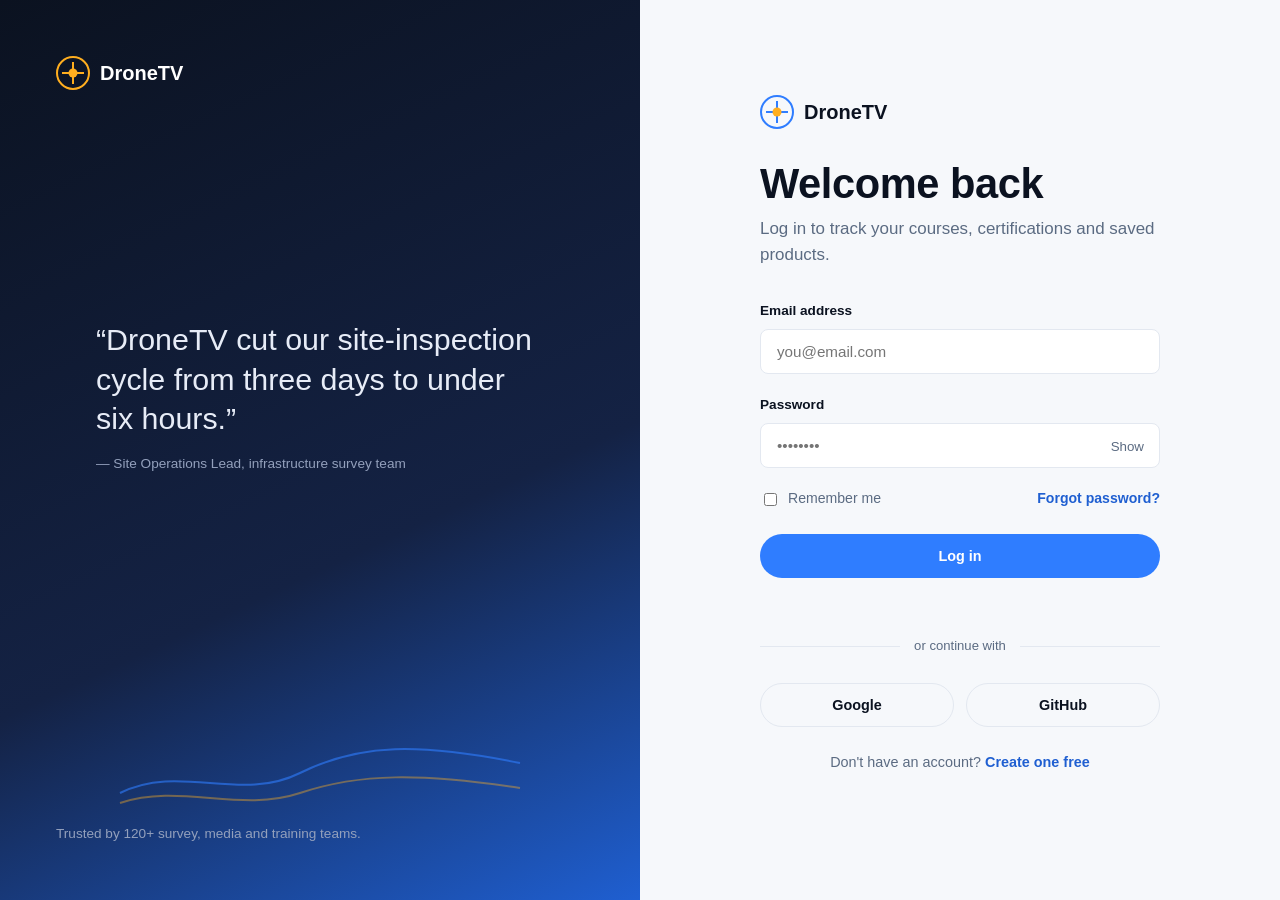
<file: login.html>
<!doctype html>
<html lang="en">
<head>
<meta charset="UTF-8">
<meta name="viewport" content="width=device-width, initial-scale=1.0">
<title>Log in — DroneTV</title>
<meta name="description" content="Log in to your DroneTV account to track courses, certifications and saved products.">
<link rel="stylesheet" href="css/styles.css">
</head>
<body>

<div class="auth-shell">

  <section class="auth-visual" aria-hidden="true">
    <a href="index.html" class="brand" style="color:#fff;">
      <svg class="brand-mark" viewBox="0 0 34 34" fill="none" xmlns="http://www.w3.org/2000/svg">
        <circle cx="17" cy="17" r="16" stroke="#FFAE1F" stroke-width="2"/>
        <path d="M17 6L17 28M6 17L28 17" stroke="#FFAE1F" stroke-width="2"/>
        <circle cx="17" cy="17" r="4.5" fill="#FFAE1F"/>
      </svg>
      <span>DroneTV</span>
    </a>

    <blockquote>
      “DroneTV cut our site-inspection cycle from three days to under six hours.”
      <cite>— Site Operations Lead, infrastructure survey team</cite>
    </blockquote>

    <div>
      <svg width="100%" height="120" viewBox="0 0 400 120" fill="none">
        <path d="M0 90 C 60 60, 120 100, 180 70 S 300 40, 400 60" stroke="#2F7DFF" stroke-width="2" opacity="0.6"/>
        <path d="M0 100 C 60 80, 120 110, 180 90 S 300 70, 400 85" stroke="#FFAE1F" stroke-width="2" opacity="0.4"/>
      </svg>
      <p style="color:var(--on-ink-soft); font-size:0.85rem; margin:0;">Trusted by 120+ survey, media and training teams.</p>
    </div>
  </section>

  <section class="auth-form-side">
    <div class="auth-card">
      <a href="index.html" class="brand" style="margin-bottom:32px; display:flex;">
        <svg class="brand-mark" viewBox="0 0 34 34" fill="none" xmlns="http://www.w3.org/2000/svg">
          <circle cx="17" cy="17" r="16" stroke="#2F7DFF" stroke-width="2"/>
          <path d="M17 6L17 28M6 17L28 17" stroke="#2F7DFF" stroke-width="2"/>
          <circle cx="17" cy="17" r="4.5" fill="#FFAE1F"/>
        </svg>
        <span>DroneTV</span>
      </a>

      <h1>Welcome back</h1>
      <p>Log in to track your courses, certifications and saved products.</p>

      <form id="login-form" novalidate>
        <div class="field">
          <label for="email">Email address</label>
          <input type="email" id="email" name="email" placeholder="you@email.com" autocomplete="email" required>
          <p class="field-error">Enter a valid email address.</p>
        </div>

        <div class="field">
          <label for="password">Password</label>
          <div class="input-wrap">
            <input type="password" id="password" name="password" placeholder="••••••••" autocomplete="current-password" required>
            <button type="button" class="toggle-visibility" aria-label="Show password">Show</button>
          </div>
          <p class="field-error">Password must be at least 6 characters.</p>
        </div>

        <div class="check-row">
          <label><input type="checkbox" name="remember"> Remember me</label>
          <a href="#">Forgot password?</a>
        </div>

        <button type="submit" class="btn btn-primary btn-block">Log in</button>
        <p id="form-status" style="min-height:20px; font-size:0.85rem; margin-top:12px; text-align:center;" role="status"></p>
      </form>

      <div class="divider">or continue with</div>
      <div style="display:flex; gap:12px;">
        <button class="btn btn-ghost btn-block" type="button">Google</button>
        <button class="btn btn-ghost btn-block" type="button">GitHub</button>
      </div>

      <p class="auth-switch">Don't have an account? <a href="#">Create one free</a></p>
    </div>
  </section>

</div>

<script src="js/main.js"></script>
</body>
</html>
</file>
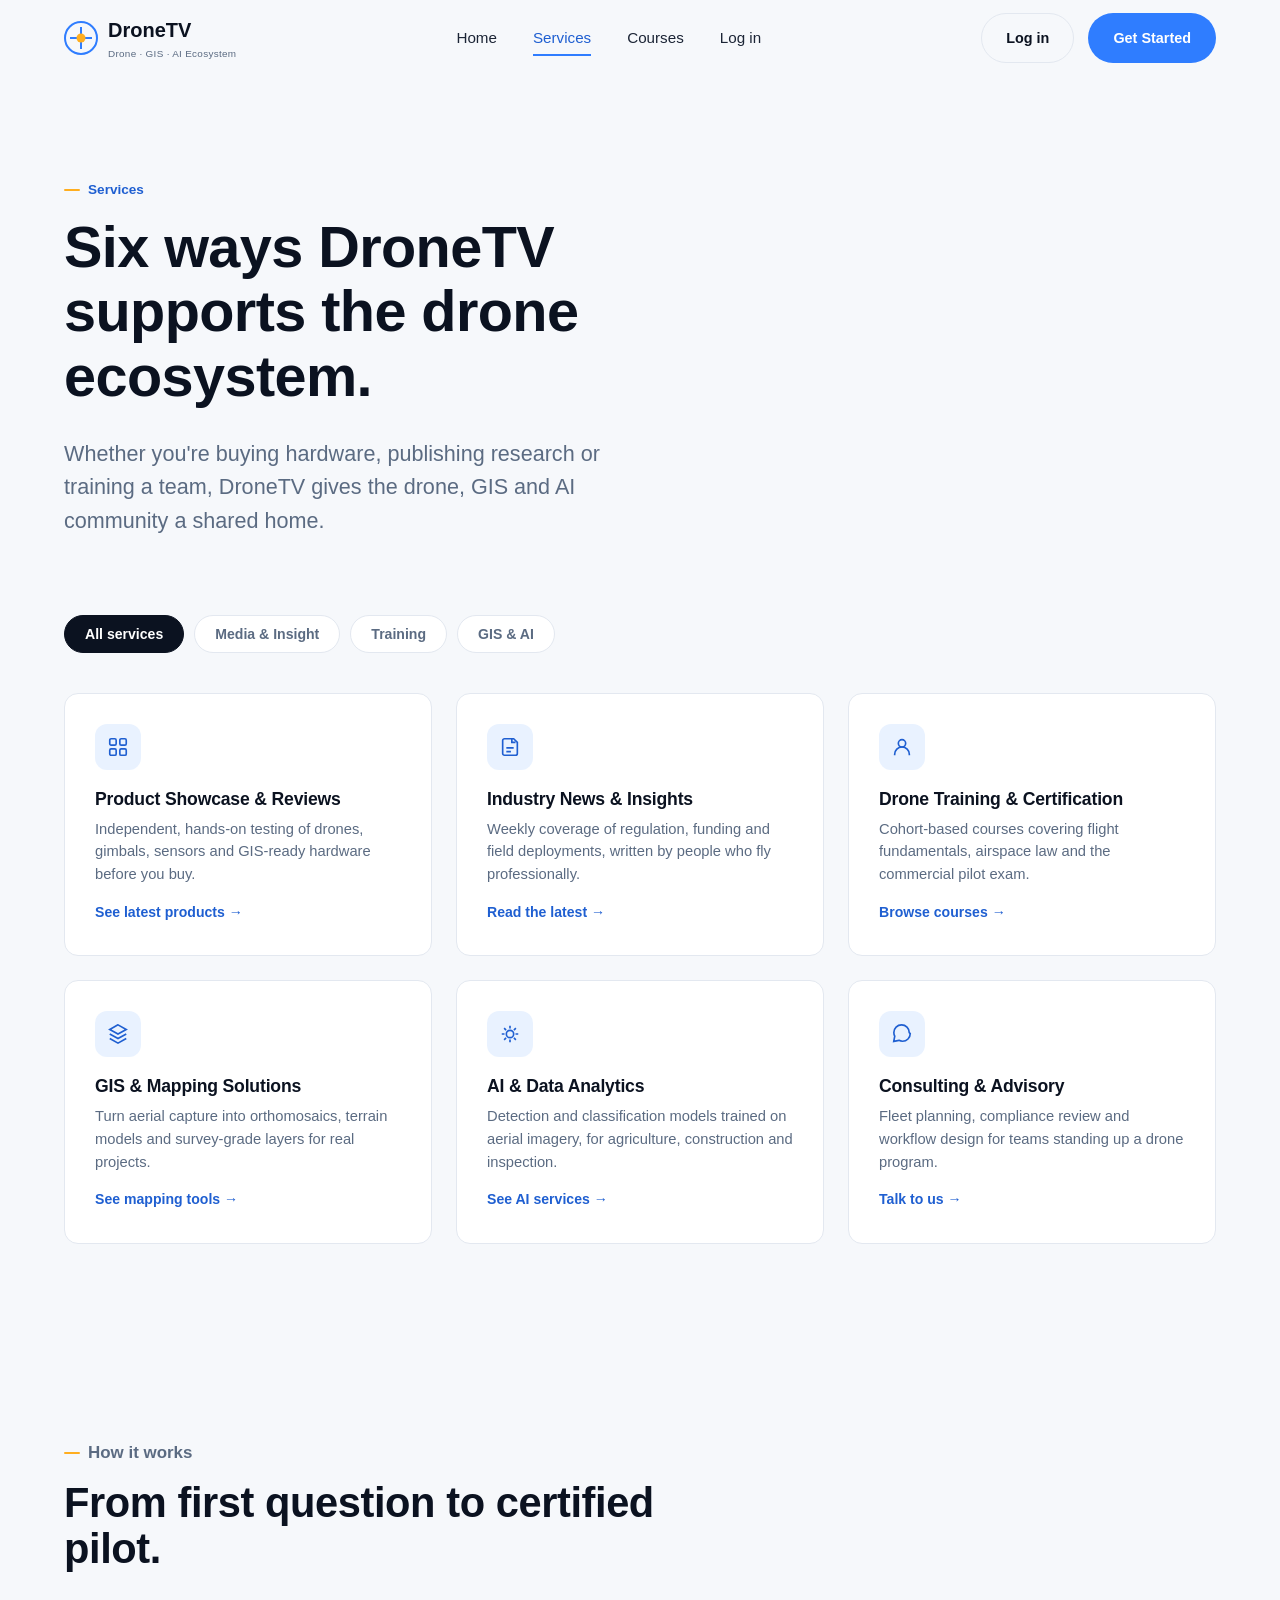
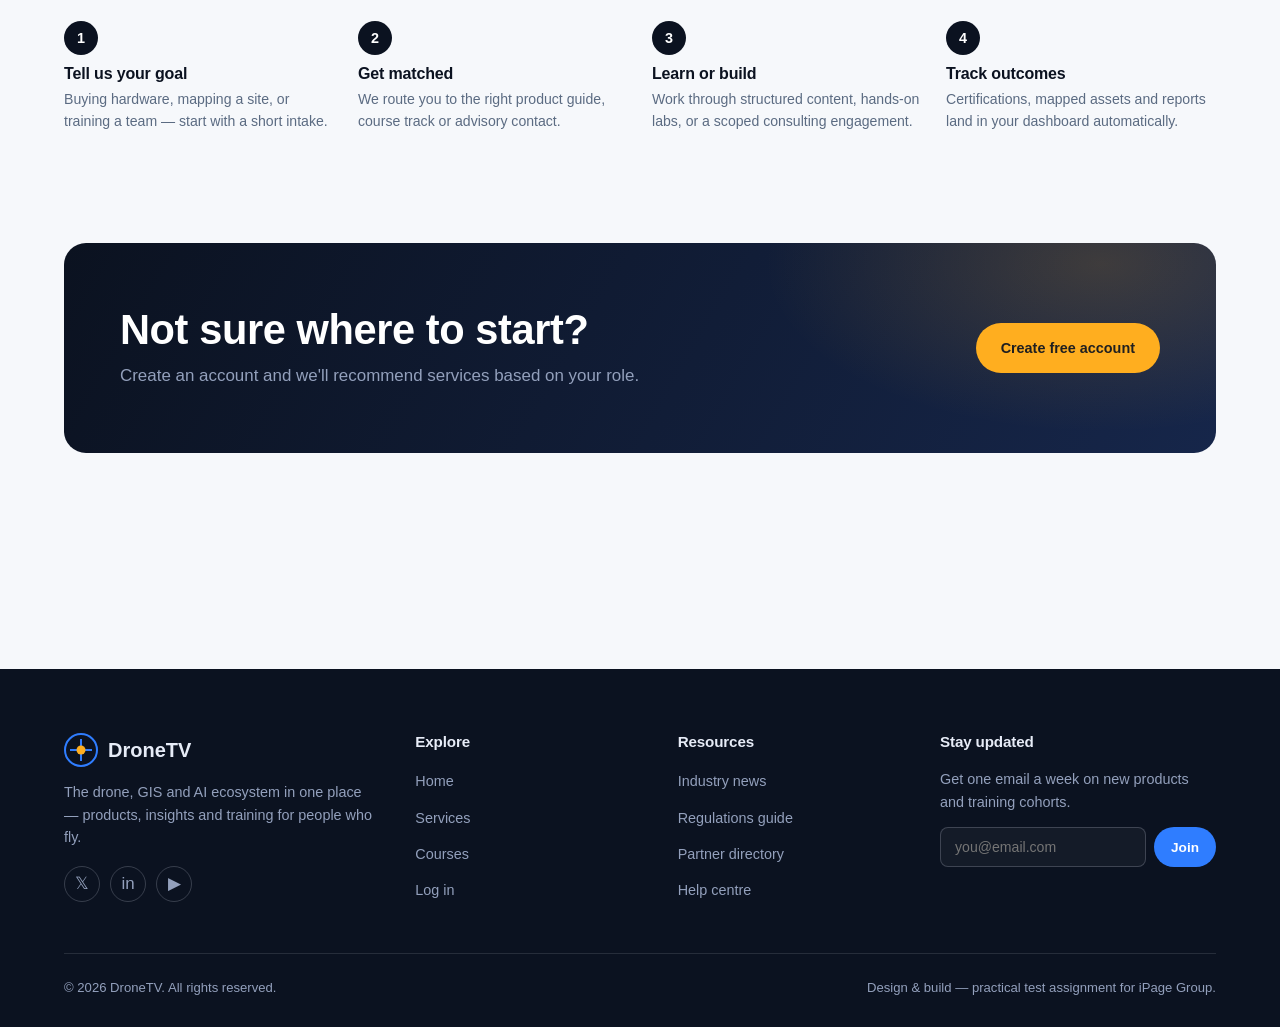
<file: services.html>
<!doctype html>
<html lang="en">
<head>
<meta charset="UTF-8">
<meta name="viewport" content="width=device-width, initial-scale=1.0">
<title>Services — DroneTV</title>
<meta name="description" content="Product showcases, industry insight, training, GIS and AI services from DroneTV.">
<link rel="stylesheet" href="css/styles.css">
</head>
<body>

<header class="site-header">
  <div class="container">
    <a href="index.html" class="brand">
      <svg class="brand-mark" viewBox="0 0 34 34" fill="none" xmlns="http://www.w3.org/2000/svg">
        <circle cx="17" cy="17" r="16" stroke="#2F7DFF" stroke-width="2"/>
        <path d="M17 6L17 28M6 17L28 17" stroke="#2F7DFF" stroke-width="2"/>
        <circle cx="17" cy="17" r="4.5" fill="#FFAE1F"/>
      </svg>
      <span>DroneTV<small>Drone · GIS · AI Ecosystem</small></span>
    </a>
    <nav class="main-nav" id="main-nav">
      <a href="index.html">Home</a>
      <a href="services.html" aria-current="page">Services</a>
      <a href="courses.html">Courses</a>
      <a href="login.html">Log in</a>
    </nav>
    <div class="header-actions">
      <a href="login.html" class="btn btn-ghost">Log in</a>
      <a href="courses.html" class="btn btn-primary">Get Started</a>
      <button class="nav-toggle" aria-label="Toggle navigation menu" aria-expanded="false"><span></span></button>
    </div>
  </div>
</header>

<main>
  <section style="padding-bottom:56px;">
    <div class="container">
      <p class="eyebrow">Services</p>
      <h1 style="font-size:var(--step-4); max-width:680px;">Six ways DroneTV supports the drone ecosystem.</h1>
      <p style="font-size:var(--step-1); color:var(--slate-soft); max-width:560px;">Whether you're buying hardware, publishing research or training a team, DroneTV gives the drone, GIS and AI community a shared home.</p>
    </div>
  </section>

  <section style="padding-top:0;">
    <div class="container">

      <div class="tab-row" data-tab-group="services" role="tablist" aria-label="Filter services">
        <button class="tab-btn active" data-filter="all">All services</button>
        <button class="tab-btn" data-filter="media">Media &amp; Insight</button>
        <button class="tab-btn" data-filter="training">Training</button>
        <button class="tab-btn" data-filter="tech">GIS &amp; AI</button>
      </div>

      <div class="card-grid">

        <div class="card" data-tab-content="services" data-category="media">
          <div class="card-icon">
            <svg width="22" height="22" viewBox="0 0 24 24" fill="none" stroke="currentColor" stroke-width="1.8"><rect x="3" y="3" width="7" height="7" rx="1.5"/><rect x="14" y="3" width="7" height="7" rx="1.5"/><rect x="3" y="14" width="7" height="7" rx="1.5"/><rect x="14" y="14" width="7" height="7" rx="1.5"/></svg>
          </div>
          <h3>Product Showcase &amp; Reviews</h3>
          <p>Independent, hands-on testing of drones, gimbals, sensors and GIS-ready hardware before you buy.</p>
          <a class="card-link" href="#">See latest products →</a>
        </div>

        <div class="card" data-tab-content="services" data-category="media">
          <div class="card-icon">
            <svg width="22" height="22" viewBox="0 0 24 24" fill="none" stroke="currentColor" stroke-width="1.8"><path d="M4 19V5a2 2 0 0 1 2-2h10l4 4v12a2 2 0 0 1-2 2H6a2 2 0 0 1-2-2Z"/><path d="M14 3v4h4"/><path d="M8 13h8M8 17h5"/></svg>
          </div>
          <h3>Industry News &amp; Insights</h3>
          <p>Weekly coverage of regulation, funding and field deployments, written by people who fly professionally.</p>
          <a class="card-link" href="#">Read the latest →</a>
        </div>

        <div class="card" data-tab-content="services" data-category="training">
          <div class="card-icon">
            <svg width="22" height="22" viewBox="0 0 24 24" fill="none" stroke="currentColor" stroke-width="1.8"><circle cx="12" cy="8" r="4"/><path d="M4 21v-1a8 8 0 0 1 16 0v1"/></svg>
          </div>
          <h3>Drone Training &amp; Certification</h3>
          <p>Cohort-based courses covering flight fundamentals, airspace law and the commercial pilot exam.</p>
          <a class="card-link" href="courses.html">Browse courses →</a>
        </div>

        <div class="card" data-tab-content="services" data-category="tech">
          <div class="card-icon">
            <svg width="22" height="22" viewBox="0 0 24 24" fill="none" stroke="currentColor" stroke-width="1.8"><path d="M12 2 3 7l9 5 9-5-9-5Z"/><path d="M3 12l9 5 9-5"/><path d="M3 17l9 5 9-5"/></svg>
          </div>
          <h3>GIS &amp; Mapping Solutions</h3>
          <p>Turn aerial capture into orthomosaics, terrain models and survey-grade layers for real projects.</p>
          <a class="card-link" href="#">See mapping tools →</a>
        </div>

        <div class="card" data-tab-content="services" data-category="tech">
          <div class="card-icon">
            <svg width="22" height="22" viewBox="0 0 24 24" fill="none" stroke="currentColor" stroke-width="1.8"><path d="M12 3v3M12 18v3M3 12h3M18 12h3M5.6 5.6l2.1 2.1M16.3 16.3l2.1 2.1M5.6 18.4l2.1-2.1M16.3 7.7l2.1-2.1"/><circle cx="12" cy="12" r="4"/></svg>
          </div>
          <h3>AI &amp; Data Analytics</h3>
          <p>Detection and classification models trained on aerial imagery, for agriculture, construction and inspection.</p>
          <a class="card-link" href="#">See AI services →</a>
        </div>

        <div class="card" data-tab-content="services" data-category="training tech">
          <div class="card-icon">
            <svg width="22" height="22" viewBox="0 0 24 24" fill="none" stroke="currentColor" stroke-width="1.8"><path d="M21 11.5a8.4 8.4 0 0 1-8.4 8.4 8.3 8.3 0 0 1-4-1L3 20l1.1-5.6a8.3 8.3 0 0 1-1-4A8.4 8.4 0 0 1 11.5 2a8.4 8.4 0 0 1 8.4 8.4Z"/></svg>
          </div>
          <h3>Consulting &amp; Advisory</h3>
          <p>Fleet planning, compliance review and workflow design for teams standing up a drone program.</p>
          <a class="card-link" href="#">Talk to us →</a>
        </div>

      </div>
    </div>
  </section>

  <!-- PROCESS -->
  <section>
    <div class="container">
      <div class="section-head">
        <p class="eyebrow">How it works</p>
        <h2>From first question to certified pilot.</h2>
      </div>
      <div class="process-list">
        <div class="process-item">
          <h3>Tell us your goal</h3>
          <p>Buying hardware, mapping a site, or training a team — start with a short intake.</p>
        </div>
        <div class="process-item">
          <h3>Get matched</h3>
          <p>We route you to the right product guide, course track or advisory contact.</p>
        </div>
        <div class="process-item">
          <h3>Learn or build</h3>
          <p>Work through structured content, hands-on labs, or a scoped consulting engagement.</p>
        </div>
        <div class="process-item">
          <h3>Track outcomes</h3>
          <p>Certifications, mapped assets and reports land in your dashboard automatically.</p>
        </div>
      </div>
    </div>
  </section>

  <section style="padding-top:0;">
    <div class="container">
      <div class="cta-banner">
        <div>
          <h2>Not sure where to start?</h2>
          <p>Create an account and we'll recommend services based on your role.</p>
        </div>
        <div class="cta-actions">
          <a href="login.html" class="btn btn-signal">Create free account</a>
        </div>
      </div>
    </div>
  </section>
</main>

<footer class="site-footer">
  <div class="container">
    <div class="footer-grid">
      <div>
        <a href="index.html" class="brand">
          <svg class="brand-mark" viewBox="0 0 34 34" fill="none" xmlns="http://www.w3.org/2000/svg">
            <circle cx="17" cy="17" r="16" stroke="#2F7DFF" stroke-width="2"/>
            <path d="M17 6L17 28M6 17L28 17" stroke="#2F7DFF" stroke-width="2"/>
            <circle cx="17" cy="17" r="4.5" fill="#FFAE1F"/>
          </svg>
          <span>DroneTV</span>
        </a>
        <p>The drone, GIS and AI ecosystem in one place — products, insights and training for people who fly.</p>
        <div class="social-row">
          <a href="#" aria-label="DroneTV on Twitter">𝕏</a>
          <a href="#" aria-label="DroneTV on LinkedIn">in</a>
          <a href="#" aria-label="DroneTV on YouTube">▶</a>
        </div>
      </div>
      <div>
        <h4>Explore</h4>
        <ul class="footer-links">
          <li><a href="index.html">Home</a></li>
          <li><a href="services.html">Services</a></li>
          <li><a href="courses.html">Courses</a></li>
          <li><a href="login.html">Log in</a></li>
        </ul>
      </div>
      <div>
        <h4>Resources</h4>
        <ul class="footer-links">
          <li><a href="#">Industry news</a></li>
          <li><a href="#">Regulations guide</a></li>
          <li><a href="#">Partner directory</a></li>
          <li><a href="#">Help centre</a></li>
        </ul>
      </div>
      <div>
        <h4>Stay updated</h4>
        <p>Get one email a week on new products and training cohorts.</p>
        <form onsubmit="return false;" style="display:flex; gap:8px; margin-top:12px;">
          <input type="email" placeholder="you@email.com" aria-label="Email address" style="flex:1; padding:11px 14px; border-radius:8px; border:1px solid rgba(231,236,247,0.2); background:rgba(255,255,255,0.04); color:#fff; font-size:0.88rem;">
          <button class="btn btn-primary btn-sm" type="submit">Join</button>
        </form>
      </div>
    </div>
    <div class="footer-bottom">
      <span>© 2026 DroneTV. All rights reserved.</span>
      <span>Design &amp; build — practical test assignment for iPage Group.</span>
    </div>
  </div>
</footer>

<script src="js/main.js"></script>
</body>
</html>
</file>
<file: css/styles.css>
@import url("https://fonts.googleapis.com/css2?family=Space+Grotesk:wght@500;600;700&family=Inter:wght@400;500;600;700&display=swap");

:root {
  /* Color tokens */
  --ink: #0b1220; /* near-black, blue-tinted */
  --ink-soft: #131c30;
  --sky: #2f7dff; /* primary accent */
  --sky-dim: #1f5fd1;
  --signal: #ffae1f; /* secondary accent, warm */
  --paper: #f6f8fb; /* page background */
  --surface: #ffffff;
  --line: #e3e8f0;
  --slate: #1c2536; /* body text on light */
  --slate-soft: #5b6b82; /* muted text */
  --on-ink: #e7ecf7; /* text on dark surfaces */
  --on-ink-soft: #93a0bc;
  --good: #1fae6e;

  /* Type */
  --font-display: sans-serif;
  --font-body: sans-serif;

  /* Scale */
  --step--1: clamp(0.83rem, 0.8rem + 0.15vw, 0.9rem);
  --step-0: clamp(1rem, 0.95rem + 0.2vw, 1.06rem);
  --step-1: clamp(1.2rem, 1.1rem + 0.4vw, 1.35rem);
  --step-2: clamp(1.5rem, 1.3rem + 0.8vw, 1.9rem);
  --step-3: clamp(1.9rem, 1.5rem + 1.6vw, 2.6rem);
  --step-4: clamp(2.4rem, 1.8rem + 2.6vw, 3.6rem);
  --step-5: clamp(3rem, 2.1rem + 4vw, 4.6rem);

  /* Layout */
  --container: 1200px;
  --radius-s: 8px;
  --radius-m: 14px;
  --radius-l: 22px;
  --shadow-1:
    0 1px 2px rgba(11, 18, 32, 0.06), 0 8px 24px -12px rgba(11, 18, 32, 0.12);
  --shadow-2: 0 20px 50px -20px rgba(11, 18, 32, 0.35);
  --ease: cubic-bezier(0.22, 0.61, 0.36, 1);
}

*,
*::before,
*::after {
  box-sizing: border-box;
}
html {
  scroll-behavior: smooth;
}
body {
  margin: 0;
  font-family: var(--font-body);
  color: var(--slate);
  background: var(--paper);
  font-size: var(--step-0);
  line-height: 1.55;
  -webkit-font-smoothing: antialiased;
}
img,
svg {
  display: block;
  max-width: 100%;
}
a {
  color: inherit;
  text-decoration: none;
}
ul {
  list-style: none;
  margin: 0;
  padding: 0;
}
button {
  font-family: inherit;
  cursor: pointer;
}
h1,
h2,
h3,
h4 {
  font-family: var(--font-display);
  color: var(--ink);
  line-height: 1.12;
  margin: 0 0 0.5em;
  letter-spacing: -0.01em;
  font-weight: 600;
}
p {
  margin: 0 0 1em;
  max-width: 62ch;
}
:focus-visible {
  outline: 2.5px solid var(--sky);
  outline-offset: 3px;
  border-radius: 4px;
}
.container {
  width: 100%;
  max-width: var(--container);
  margin-inline: auto;
  padding-inline: 24px;
}
.visually-hidden {
  position: absolute;
  width: 1px;
  height: 1px;
  overflow: hidden;
  clip: rect(0 0 0 0);
  white-space: nowrap;
}

/* ---------- Buttons ---------- */
.btn {
  display: inline-flex;
  align-items: center;
  justify-content: center;
  gap: 8px;
  padding: 13px 24px;
  border-radius: 999px;
  font-weight: 600;
  font-size: var(--step--1);
  border: 1.5px solid transparent;
  transition:
    transform 0.15s var(--ease),
    background 0.2s var(--ease),
    border-color 0.2s var(--ease),
    color 0.2s var(--ease);
  white-space: nowrap;
}
.btn:active {
  transform: translateY(1px);
}
.btn-primary {
  background: var(--sky);
  color: #fff;
}
.btn-primary:hover {
  background: var(--sky-dim);
}
.btn-signal {
  background: var(--signal);
  color: var(--ink);
}
.btn-signal:hover {
  background: #e89c10;
}
.btn-ghost {
  background: transparent;
  color: var(--ink);
  border-color: var(--line);
}
.btn-ghost:hover {
  border-color: var(--sky);
  color: var(--sky-dim);
}
.btn-on-ink {
  background: transparent;
  color: var(--on-ink);
  border-color: rgba(231, 236, 247, 0.28);
}
.btn-on-ink:hover {
  border-color: var(--on-ink);
}
.btn-block {
  width: 100%;
}
.btn-sm {
  padding: 9px 16px;
  font-size: 0.85rem;
}

/* ---------- Header ---------- */
.site-header {
  position: sticky;
  top: 0;
  z-index: 50;
  background: var(--paper);
  border-bottom: 1px solid transparent;
  transition:
    border-color 0.25s var(--ease),
    box-shadow 0.25s var(--ease);
}
.site-header.is-scrolled {
  border-color: var(--line);
  box-shadow: 0 8px 24px -18px rgba(11, 18, 32, 0.35);
}
.site-header .container {
  display: flex;
  align-items: center;
  justify-content: space-between;
  height: 76px;
}
.brand {
  display: flex;
  align-items: center;
  gap: 10px;
  font-family: var(--font-display);
  font-weight: 700;
  font-size: 1.25rem;
  color: var(--ink);
}
.brand-mark {
  width: 34px;
  height: 34px;
  flex-shrink: 0;
}
.brand small {
  display: block;
  font-family: var(--font-body);
  font-weight: 500;
  font-size: 0.62rem;
  color: var(--slate-soft);
  letter-spacing: 0.03em;
}

.main-nav {
  display: flex;
  align-items: center;
  gap: 36px;
}
.main-nav a {
  font-weight: 500;
  font-size: 0.95rem;
  color: var(--slate);
  position: relative;
  padding: 6px 0;
}
.main-nav a::after {
  content: "";
  position: absolute;
  left: 0;
  right: 0;
  bottom: 0;
  height: 2px;
  background: var(--sky);
  transform: scaleX(0);
  transform-origin: left;
  transition: transform 0.2s var(--ease);
}
.main-nav a:hover::after,
.main-nav a[aria-current="page"]::after {
  transform: scaleX(1);
}
.main-nav a[aria-current="page"] {
  color: var(--sky-dim);
}

.header-actions {
  display: flex;
  align-items: center;
  gap: 14px;
}
.nav-toggle {
  display: none;
  background: none;
  border: 0;
  width: 40px;
  height: 40px;
  align-items: center;
  justify-content: center;
  border-radius: var(--radius-s);
}
.nav-toggle:hover {
  background: var(--line);
}
.nav-toggle span,
.nav-toggle span::before,
.nav-toggle span::after {
  content: "";
  display: block;
  width: 20px;
  height: 2px;
  background: var(--ink);
  position: relative;
  transition:
    transform 0.25s var(--ease),
    opacity 0.2s var(--ease);
}
.nav-toggle span::before {
  position: absolute;
  top: -6px;
}
.nav-toggle span::after {
  position: absolute;
  top: 6px;
}
.nav-toggle[aria-expanded="true"] span {
  background: transparent;
}
.nav-toggle[aria-expanded="true"] span::before {
  top: 0;
  transform: rotate(45deg);
}
.nav-toggle[aria-expanded="true"] span::after {
  top: 0;
  transform: rotate(-45deg);
}

/* ---------- Footer ---------- */
.site-footer {
  background: var(--ink);
  color: var(--on-ink-soft);
  padding: 64px 0 28px;
  margin-top: 120px;
}
.footer-grid {
  display: grid;
  grid-template-columns: 1.4fr 1fr 1fr 1.2fr;
  gap: 40px;
  padding-bottom: 40px;
  border-bottom: 1px solid rgba(231, 236, 247, 0.12);
}
.footer-grid h4 {
  color: var(--on-ink);
  font-size: 0.95rem;
  margin-bottom: 18px;
}
.footer-grid .brand {
  color: var(--on-ink);
  margin-bottom: 14px;
}
.footer-grid p {
  color: var(--on-ink-soft);
  font-size: 0.9rem;
}
.footer-links li {
  margin-bottom: 10px;
}
.footer-links a {
  font-size: 0.9rem;
  color: var(--on-ink-soft);
  transition: color 0.2s;
}
.footer-links a:hover {
  color: var(--on-ink);
}
.social-row {
  display: flex;
  gap: 10px;
  margin-top: 18px;
}
.social-row a {
  width: 36px;
  height: 36px;
  border: 1px solid rgba(231, 236, 247, 0.2);
  border-radius: 50%;
  display: flex;
  align-items: center;
  justify-content: center;
  transition:
    border-color 0.2s,
    background 0.2s;
}
.social-row a:hover {
  border-color: var(--sky);
  background: rgba(47, 125, 255, 0.12);
}
.footer-bottom {
  display: flex;
  justify-content: space-between;
  align-items: center;
  padding-top: 24px;
  font-size: 0.82rem;
  flex-wrap: wrap;
  gap: 10px;
}

/* ---------- Sections & Hero ---------- */
section {
  padding: 96px 0;
}
.section-head {
  max-width: 640px;
  margin-bottom: 48px;
}
.eyebrow {
  display: inline-flex;
  align-items: center;
  gap: 8px;
  color: var(--sky-dim);
  font-weight: 600;
  font-size: 0.85rem;
  margin-bottom: 14px;
}
.eyebrow::before {
  content: "";
  width: 16px;
  height: 2px;
  background: var(--signal);
  border-radius: 2px;
}
.section-head h2 {
  font-size: var(--step-3);
}
.section-head p {
  color: var(--slate-soft);
  font-size: var(--step-0);
}

.hero {
  position: relative;
  overflow: hidden;
  padding: 80px 0 100px;
  background:
    radial-gradient(
      1100px 500px at 85% -10%,
      rgba(47, 125, 255, 0.16),
      transparent 60%
    ),
    var(--paper);
}
.hero .container {
  display: grid;
  grid-template-columns: 1.05fr 0.95fr;
  gap: 56px;
  align-items: center;
}
.hero-copy h1 {
  font-size: var(--step-5);
}
.hero-copy p {
  font-size: var(--step-1);
  color: var(--slate-soft);
}
.hero-actions {
  display: flex;
  gap: 14px;
  margin-top: 32px;
  flex-wrap: wrap;
}
.hero-meta {
  display: flex;
  gap: 28px;
  margin-top: 48px;
  flex-wrap: wrap;
}
.hero-meta div strong {
  display: block;
  font-family: var(--font-display);
  font-size: 1.4rem;
  color: var(--ink);
}
.hero-meta div span {
  font-size: 0.82rem;
  color: var(--slate-soft);
}
.hero-visual {
  position: relative;
}

/* ---------- Cards ---------- */
.card-grid {
  display: grid;
  grid-template-columns: repeat(3, 1fr);
  gap: 24px;
}
.card {
  background: var(--surface);
  border: 1px solid var(--line);
  border-radius: var(--radius-m);
  padding: 30px;
  transition:
    transform 0.25s var(--ease),
    box-shadow 0.25s var(--ease),
    border-color 0.25s var(--ease);
}
.card:hover {
  transform: translateY(-4px);
  box-shadow: var(--shadow-1);
  border-color: rgba(47, 125, 255, 0.35);
}
.card-icon {
  width: 46px;
  height: 46px;
  border-radius: 12px;
  background: rgba(47, 125, 255, 0.1);
  color: var(--sky-dim);
  display: flex;
  align-items: center;
  justify-content: center;
  margin-bottom: 20px;
}
.card h3 {
  font-size: 1.1rem;
  margin-bottom: 8px;
}
.card p {
  color: var(--slate-soft);
  font-size: 0.92rem;
  margin-bottom: 0;
}
.card-link {
  display: inline-flex;
  align-items: center;
  gap: 6px;
  margin-top: 16px;
  font-weight: 600;
  font-size: 0.88rem;
  color: var(--sky-dim);
}

/* Course cards */
.course-card {
  background: var(--surface);
  border: 1px solid var(--line);
  border-radius: var(--radius-m);
  overflow: hidden;
  transition:
    transform 0.25s var(--ease),
    box-shadow 0.25s var(--ease);
  display: flex;
  flex-direction: column;
}
.course-card:hover {
  transform: translateY(-4px);
  box-shadow: var(--shadow-1);
}
.course-thumb {
  height: 150px;
  position: relative;
}
.course-body {
  padding: 22px;
  display: flex;
  flex-direction: column;
  gap: 10px;
  flex: 1;
}
.tag-row {
  display: flex;
  gap: 8px;
  flex-wrap: wrap;
}
.tag {
  font-size: 0.72rem;
  font-weight: 600;
  padding: 4px 10px;
  border-radius: 999px;
  background: var(--paper);
  border: 1px solid var(--line);
  color: var(--slate-soft);
}
.tag-level {
  color: var(--sky-dim);
  border-color: rgba(47, 125, 255, 0.3);
  background: rgba(47, 125, 255, 0.08);
}
.course-body h3 {
  font-size: 1.05rem;
  margin-bottom: 2px;
}
.course-body p {
  font-size: 0.88rem;
  color: var(--slate-soft);
  margin-bottom: 0;
}
.course-meta {
  display: flex;
  justify-content: space-between;
  align-items: center;
  margin-top: auto;
  padding-top: 14px;
  border-top: 1px solid var(--line);
  font-size: 0.85rem;
  color: var(--slate-soft);
}
.course-price {
  font-family: var(--font-display);
  font-weight: 700;
  color: var(--ink);
  font-size: 1.05rem;
}

/* ---------- Stats band ---------- */
.stats-band {
  background: var(--ink);
  border-radius: var(--radius-l);
  padding: 56px 40px;
  color: var(--on-ink);
}
.stats-band .container {
  padding-inline: 0;
}
.stats-grid {
  display: grid;
  grid-template-columns: repeat(4, 1fr);
  gap: 24px;
  text-align: left;
}
.stat strong {
  display: block;
  font-family: var(--font-display);
  font-size: var(--step-4);
  font-weight: 700;
}
.stat strong .plus {
  color: var(--signal);
}
.stat span {
  color: var(--on-ink-soft);
  font-size: 0.88rem;
}

/* ---------- Final CTA ---------- */
.cta-banner {
  border-radius: var(--radius-l);
  background: linear-gradient(120deg, var(--ink) 0%, #16264a 100%);
  color: var(--on-ink);
  padding: 64px 56px;
  display: flex;
  align-items: center;
  justify-content: space-between;
  gap: 32px;
  flex-wrap: wrap;
  position: relative;
  overflow: hidden;
}
.cta-banner::after {
  content: "";
  position: absolute;
  inset: 0;
  pointer-events: none;
  background: radial-gradient(
    480px 240px at 90% 10%,
    rgba(255, 174, 31, 0.18),
    transparent 70%
  );
}
.cta-banner h2 {
  color: #fff;
  font-size: var(--step-3);
  max-width: 480px;
  margin-bottom: 10px;
}
.cta-banner p {
  color: var(--on-ink-soft);
  margin-bottom: 0;
}
.cta-actions {
  display: flex;
  gap: 14px;
  flex-wrap: wrap;
}

/* ---------- Forms ---------- */
.field {
  margin-bottom: 20px;
  text-align: left;
}
.field label {
  display: block;
  font-size: 0.85rem;
  font-weight: 600;
  margin-bottom: 8px;
  color: var(--ink);
}
.input-wrap {
  position: relative;
}
.field input,
.field select {
  width: 100%;
  padding: 13px 16px;
  border-radius: var(--radius-s);
  border: 1.5px solid var(--line);
  background: var(--surface);
  font-size: 0.95rem;
  font-family: inherit;
  color: var(--slate);
  transition: border-color 0.2s;
}
.field input:focus,
.field select:focus {
  border-color: var(--sky);
  outline: none;
}
.field-hint {
  font-size: 0.78rem;
  color: var(--slate-soft);
  margin-top: 6px;
}
.field-error {
  font-size: 0.78rem;
  color: #d64545;
  margin-top: 6px;
  display: none;
}
.field.has-error input {
  border-color: #d64545;
}
.field.has-error .field-error {
  display: block;
}
.toggle-visibility {
  position: absolute;
  right: 12px;
  top: 50%;
  transform: translateY(-50%);
  background: none;
  border: 0;
  color: var(--slate-soft);
  padding: 4px;
}
.check-row {
  display: flex;
  align-items: center;
  justify-content: space-between;
  margin-bottom: 24px;
  font-size: 0.88rem;
}
.check-row label {
  display: flex;
  align-items: center;
  gap: 8px;
  color: var(--slate-soft);
  font-weight: 500;
}
.check-row a {
  color: var(--sky-dim);
  font-weight: 600;
}
.divider {
  display: flex;
  align-items: center;
  gap: 14px;
  margin: 26px 0;
  color: var(--slate-soft);
  font-size: 0.82rem;
}
.divider::before,
.divider::after {
  content: "";
  flex: 1;
  height: 1px;
  background: var(--line);
}

/* ---------- Login layout ---------- */
.auth-shell {
  min-height: 100vh;
  display: grid;
  grid-template-columns: 1fr 1fr;
}
.auth-visual {
  background: linear-gradient(155deg, var(--ink), #142244 60%, var(--sky-dim));
  color: var(--on-ink);
  padding: 56px;
  display: flex;
  flex-direction: column;
  justify-content: space-between;
  position: relative;
  overflow: hidden;
}
.auth-visual blockquote {
  font-family: var(--font-display);
  font-size: var(--step-2);
  font-weight: 500;
  line-height: 1.3;
  max-width: 480px;
}
.auth-visual cite {
  display: block;
  font-family: var(--font-body);
  font-style: normal;
  font-size: 0.85rem;
  color: var(--on-ink-soft);
  margin-top: 16px;
}
.auth-form-side {
  display: flex;
  align-items: center;
  justify-content: center;
  padding: 40px;
}
.auth-card {
  width: 100%;
  max-width: 400px;
}
.auth-card h1 {
  font-size: var(--step-3);
  margin-bottom: 8px;
}
.auth-card > p {
  color: var(--slate-soft);
  margin-bottom: 32px;
}
.auth-switch {
  text-align: center;
  margin-top: 24px;
  font-size: 0.9rem;
  color: var(--slate-soft);
}
.auth-switch a {
  color: var(--sky-dim);
  font-weight: 600;
}

/* ---------- Dashboard ---------- */
.dash-shell {
  display: grid;
  grid-template-columns: 260px 1fr;
  min-height: 100vh;
  background: var(--paper);
}
.dash-sidebar {
  background: var(--ink);
  color: var(--on-ink);
  padding: 28px 20px;
  display: flex;
  flex-direction: column;
  position: sticky;
  top: 0;
  height: 100vh;
}
.dash-sidebar .brand {
  color: var(--on-ink);
  margin-bottom: 40px;
  padding-inline: 8px;
}
.dash-nav {
  display: flex;
  flex-direction: column;
  gap: 4px;
  flex: 1;
}
.dash-nav a {
  display: flex;
  align-items: center;
  gap: 12px;
  padding: 11px 12px;
  border-radius: var(--radius-s);
  color: var(--on-ink-soft);
  font-size: 0.92rem;
  font-weight: 500;
  transition:
    background 0.2s,
    color 0.2s;
}
.dash-nav a svg {
  width: 18px;
  height: 18px;
  flex-shrink: 0;
}
.dash-nav a:hover {
  background: rgba(231, 236, 247, 0.06);
  color: var(--on-ink);
}
.dash-nav a.active {
  background: var(--sky);
  color: #fff;
}
.dash-sidebar-foot {
  border-top: 1px solid rgba(231, 236, 247, 0.12);
  padding-top: 16px;
  margin-top: 16px;
}

.dash-main {
  padding: 0;
}
.dash-topbar {
  display: flex;
  align-items: center;
  justify-content: space-between;
  padding: 20px 36px;
  border-bottom: 1px solid var(--line);
  background: var(--surface);
  position: sticky;
  top: 0;
  z-index: 20;
}
.dash-search {
  display: flex;
  align-items: center;
  gap: 10px;
  background: var(--paper);
  border: 1px solid var(--line);
  border-radius: 999px;
  padding: 9px 16px;
  width: 320px;
  color: var(--slate-soft);
}
.dash-search input {
  border: 0;
  background: none;
  outline: none;
  font-size: 0.9rem;
  width: 100%;
  color: var(--slate);
}
.dash-user {
  display: flex;
  align-items: center;
  gap: 14px;
}
.avatar {
  width: 38px;
  height: 38px;
  border-radius: 50%;
  background: linear-gradient(135deg, var(--sky), var(--signal));
  display: flex;
  align-items: center;
  justify-content: center;
  color: #fff;
  font-family: var(--font-display);
  font-weight: 700;
  font-size: 0.9rem;
}
.icon-btn {
  width: 38px;
  height: 38px;
  border-radius: 50%;
  display: flex;
  align-items: center;
  justify-content: center;
  background: none;
  border: 1px solid var(--line);
  color: var(--slate-soft);
  position: relative;
}
.icon-btn:hover {
  border-color: var(--sky);
  color: var(--sky-dim);
}
.dot-badge {
  position: absolute;
  top: 6px;
  right: 7px;
  width: 7px;
  height: 7px;
  border-radius: 50%;
  background: var(--signal);
}

.dash-content {
  padding: 32px 36px 64px;
  max-width: 1180px;
}
.welcome-band {
  background: linear-gradient(120deg, var(--ink), #16264a);
  color: #fff;
  border-radius: var(--radius-l);
  padding: 32px 36px;
  display: flex;
  justify-content: space-between;
  align-items: center;
  gap: 24px;
  flex-wrap: wrap;
  margin-bottom: 28px;
}
.welcome-band h1 {
  color: #fff;
  font-size: var(--step-2);
  margin-bottom: 6px;
}
.welcome-band p {
  color: var(--on-ink-soft);
  margin-bottom: 0;
}

.kpi-grid {
  display: grid;
  grid-template-columns: repeat(4, 1fr);
  gap: 20px;
  margin-bottom: 28px;
}
.kpi-card {
  background: var(--surface);
  border: 1px solid var(--line);
  border-radius: var(--radius-m);
  padding: 22px;
}
.kpi-top {
  display: flex;
  justify-content: space-between;
  align-items: flex-start;
  margin-bottom: 14px;
}
.kpi-icon {
  width: 38px;
  height: 38px;
  border-radius: 10px;
  display: flex;
  align-items: center;
  justify-content: center;
  background: rgba(47, 125, 255, 0.1);
  color: var(--sky-dim);
}
.kpi-card strong {
  display: block;
  font-family: var(--font-display);
  font-size: 1.7rem;
  color: var(--ink);
}
.kpi-card span {
  font-size: 0.82rem;
  color: var(--slate-soft);
}
.kpi-delta {
  font-size: 0.75rem;
  font-weight: 600;
  color: var(--good);
}

.dash-grid {
  display: grid;
  grid-template-columns: 1.5fr 1fr;
  gap: 24px;
  align-items: start;
}
.panel {
  background: var(--surface);
  border: 1px solid var(--line);
  border-radius: var(--radius-m);
  padding: 26px;
  margin-bottom: 24px;
}
.panel-head {
  display: flex;
  justify-content: space-between;
  align-items: center;
  margin-bottom: 20px;
}
.panel-head h2 {
  font-size: 1.1rem;
  margin: 0;
}
.panel-head a {
  font-size: 0.85rem;
  font-weight: 600;
  color: var(--sky-dim);
}

.course-progress-row {
  display: flex;
  align-items: center;
  gap: 16px;
  padding: 14px 0;
  border-bottom: 1px solid var(--line);
}
.course-progress-row:last-child {
  border-bottom: 0;
}
.progress-thumb {
  width: 52px;
  height: 52px;
  border-radius: 12px;
  flex-shrink: 0;
}
.progress-info {
  flex: 1;
  min-width: 0;
}
.progress-info h4 {
  font-size: 0.92rem;
  margin: 0 0 6px;
  font-family: var(--font-body);
  font-weight: 600;
  color: var(--ink);
}
.progress-track {
  height: 6px;
  background: var(--line);
  border-radius: 999px;
  overflow: hidden;
}
.progress-fill {
  height: 100%;
  background: var(--sky);
  border-radius: 999px;
  width: 0;
  transition: width 1s var(--ease);
}
.progress-pct {
  font-size: 0.78rem;
  color: var(--slate-soft);
  white-space: nowrap;
}

.activity-item {
  display: flex;
  gap: 12px;
  padding: 12px 0;
  border-bottom: 1px solid var(--line);
  font-size: 0.88rem;
}
.activity-item:last-child {
  border-bottom: 0;
}
.activity-dot {
  width: 8px;
  height: 8px;
  border-radius: 50%;
  background: var(--sky);
  margin-top: 6px;
  flex-shrink: 0;
}
.activity-item p {
  margin: 0;
  color: var(--slate);
}
.activity-item time {
  color: var(--slate-soft);
  font-size: 0.78rem;
}

/* ---------- Tabs (services / courses filter) ---------- */
.tab-row {
  display: flex;
  gap: 10px;
  flex-wrap: wrap;
  margin-bottom: 40px;
}
.tab-btn {
  padding: 10px 20px;
  border-radius: 999px;
  border: 1.5px solid var(--line);
  background: var(--surface);
  font-weight: 600;
  font-size: 0.88rem;
  color: var(--slate-soft);
  transition: all 0.2s var(--ease);
}
.tab-btn:hover {
  border-color: var(--sky);
  color: var(--sky-dim);
}
.tab-btn.active {
  background: var(--ink);
  border-color: var(--ink);
  color: #fff;
}

/* ---------- Process steps (legitimate sequence) ---------- */
.process-list {
  display: grid;
  grid-template-columns: repeat(4, 1fr);
  gap: 24px;
  counter-reset: step;
}
.process-item {
  position: relative;
  padding-top: 44px;
}
.process-item::before {
  counter-increment: step;
  content: counter(step);
  position: absolute;
  top: 0;
  left: 0;
  width: 34px;
  height: 34px;
  border-radius: 50%;
  background: var(--ink);
  color: #fff;
  display: flex;
  align-items: center;
  justify-content: center;
  font-family: var(--font-display);
  font-weight: 700;
  font-size: 0.9rem;
}
.process-item h3 {
  font-size: 1rem;
  margin-bottom: 6px;
}
.process-item p {
  font-size: 0.88rem;
  color: var(--slate-soft);
}

/* ---------- Featured content grid ---------- */
.feature-grid {
  display: grid;
  grid-template-columns: 1.3fr 1fr;
  gap: 24px;
}
.feature-main {
  border-radius: var(--radius-m);
  overflow: hidden;
  border: 1px solid var(--line);
  background: var(--surface);
}
.feature-main-thumb {
  height: 280px;
}
.feature-main-body {
  padding: 26px;
}
.feature-side {
  display: flex;
  flex-direction: column;
  gap: 18px;
}
.feature-side-item {
  display: flex;
  gap: 14px;
  border: 1px solid var(--line);
  border-radius: var(--radius-s);
  padding: 12px;
  background: var(--surface);
}
.feature-side-thumb {
  width: 76px;
  height: 76px;
  border-radius: 8px;
  flex-shrink: 0;
}
.feature-side-item h4 {
  font-size: 0.92rem;
  margin: 0 0 6px;
  font-family: var(--font-body);
  font-weight: 600;
}
.feature-side-item span {
  font-size: 0.78rem;
  color: var(--slate-soft);
}

/* ---------- Utility gradient thumbs (stand-in for imagery) ---------- */
.thumb-1 {
  background: linear-gradient(135deg, #1f5fd1, #2f7dff);
}
.thumb-2 {
  background: linear-gradient(135deg, #0b1220, #2f7dff);
}
.thumb-3 {
  background: linear-gradient(135deg, #ffae1f, #ff7a1f);
}
.thumb-4 {
  background: linear-gradient(135deg, #1fae6e, #2f7dff);
}
.thumb-5 {
  background: linear-gradient(135deg, #5b6b82, #1c2536);
}

/* =========================================================
   Responsive breakpoints
   ========================================================= */

/* Laptop */
@media (max-width: 1180px) {
  .container {
    max-width: 100%;
  }
  .kpi-grid {
    grid-template-columns: repeat(2, 1fr);
  }
}

/* Tablet */
@media (max-width: 991px) {
  .hero .container {
    grid-template-columns: 1fr;
  }
  .hero-visual {
    order: -1;
    max-width: 420px;
    margin-inline: auto;
  }
  .card-grid {
    grid-template-columns: repeat(2, 1fr);
  }
  .footer-grid {
    grid-template-columns: 1fr 1fr;
    row-gap: 32px;
  }
  .stats-grid {
    grid-template-columns: repeat(2, 1fr);
    row-gap: 28px;
  }
  .process-list {
    grid-template-columns: repeat(2, 1fr);
    row-gap: 28px;
  }
  .feature-grid {
    grid-template-columns: 1fr;
  }
  .dash-shell {
    grid-template-columns: 84px 1fr;
  }
  .dash-sidebar .brand span,
  .dash-sidebar .label-text {
    display: none;
  }
  .dash-nav a {
    justify-content: center;
  }
  .dash-grid {
    grid-template-columns: 1fr;
  }
  .dash-search {
    width: 220px;
  }
  .auth-visual {
    display: none;
  }
  .auth-shell {
    grid-template-columns: 1fr;
  }
}

/* Mobile */
@media (max-width: 767px) {
  section {
    padding: 64px 0;
  }
  .nav-toggle {
    display: flex;
  }
  .main-nav {
    position: fixed;
    inset: 76px 0 0 0;
    background: var(--surface);
    flex-direction: column;
    align-items: stretch;
    padding: 24px;
    gap: 4px;
    transform: translateY(-12px);
    opacity: 0;
    pointer-events: none;
    transition:
      opacity 0.2s var(--ease),
      transform 0.2s var(--ease);
    border-top: 1px solid var(--line);
    z-index: 49;
    overflow-y: auto;
  }
  .main-nav.is-open {
    opacity: 1;
    transform: translateY(0);
    pointer-events: auto;
  }
  .main-nav a {
    padding: 14px 6px;
    border-bottom: 1px solid var(--line);
    font-size: 1rem;
  }
  .main-nav a::after {
    display: none;
  }
  .header-actions .btn {
    display: none;
  }
  .header-actions .btn.mobile-visible {
    display: inline-flex;
    padding: 10px 16px;
  }

  .hero-copy h1 {
    font-size: var(--step-4);
  }
  .hero-actions .btn {
    width: 100%;
  }
  .hero-meta {
    gap: 20px;
  }

  .card-grid {
    grid-template-columns: 1fr;
  }
  .stats-grid {
    grid-template-columns: 1fr 1fr;
  }
  .footer-grid {
    grid-template-columns: 1fr;
    gap: 28px;
  }
  .footer-bottom {
    flex-direction: column;
    align-items: flex-start;
  }
  .process-list {
    grid-template-columns: 1fr;
  }
  .cta-banner {
    flex-direction: column;
    align-items: flex-start;
    padding: 40px 28px;
  }
  .cta-actions .btn {
    width: 100%;
  }
  .cta-actions {
    width: 100%;
  }

  .dash-shell {
    grid-template-columns: 1fr;
  }
  .dash-sidebar {
    position: fixed;
    z-index: 60;
    left: 0;
    top: 0;
    width: 240px;
    height: 100vh;
    transform: translateX(-100%);
    transition: transform 0.25s var(--ease);
  }
  .dash-sidebar.is-open {
    transform: translateX(0);
  }
  .dash-sidebar .brand span,
  .dash-sidebar .label-text {
    display: inline;
  }
  .dash-nav a {
    justify-content: flex-start;
  }
  .dash-topbar {
    padding: 16px 20px;
  }
  .dash-search {
    display: none;
  }
  .dash-content {
    padding: 24px 20px 48px;
  }
  .kpi-grid {
    grid-template-columns: 1fr 1fr;
    gap: 14px;
  }
  .welcome-band {
    padding: 26px 22px;
  }
  .dash-menu-toggle {
    display: flex !important;
  }

  .auth-form-side {
    padding: 28px 20px;
  }
  .tab-row {
    overflow-x: auto;
    flex-wrap: nowrap;
    padding-bottom: 4px;
  }
}

@media (max-width: 480px) {
  .stats-grid {
    grid-template-columns: 1fr;
  }
  .kpi-grid {
    grid-template-columns: 1fr;
  }
  .hero-meta {
    gap: 16px 24px;
  }
}

@media (prefers-reduced-motion: reduce) {
  html {
    scroll-behavior: auto;
  }
  * {
    animation-duration: 0.01ms !important;
    transition-duration: 0.01ms !important;
  }
}
</file>
